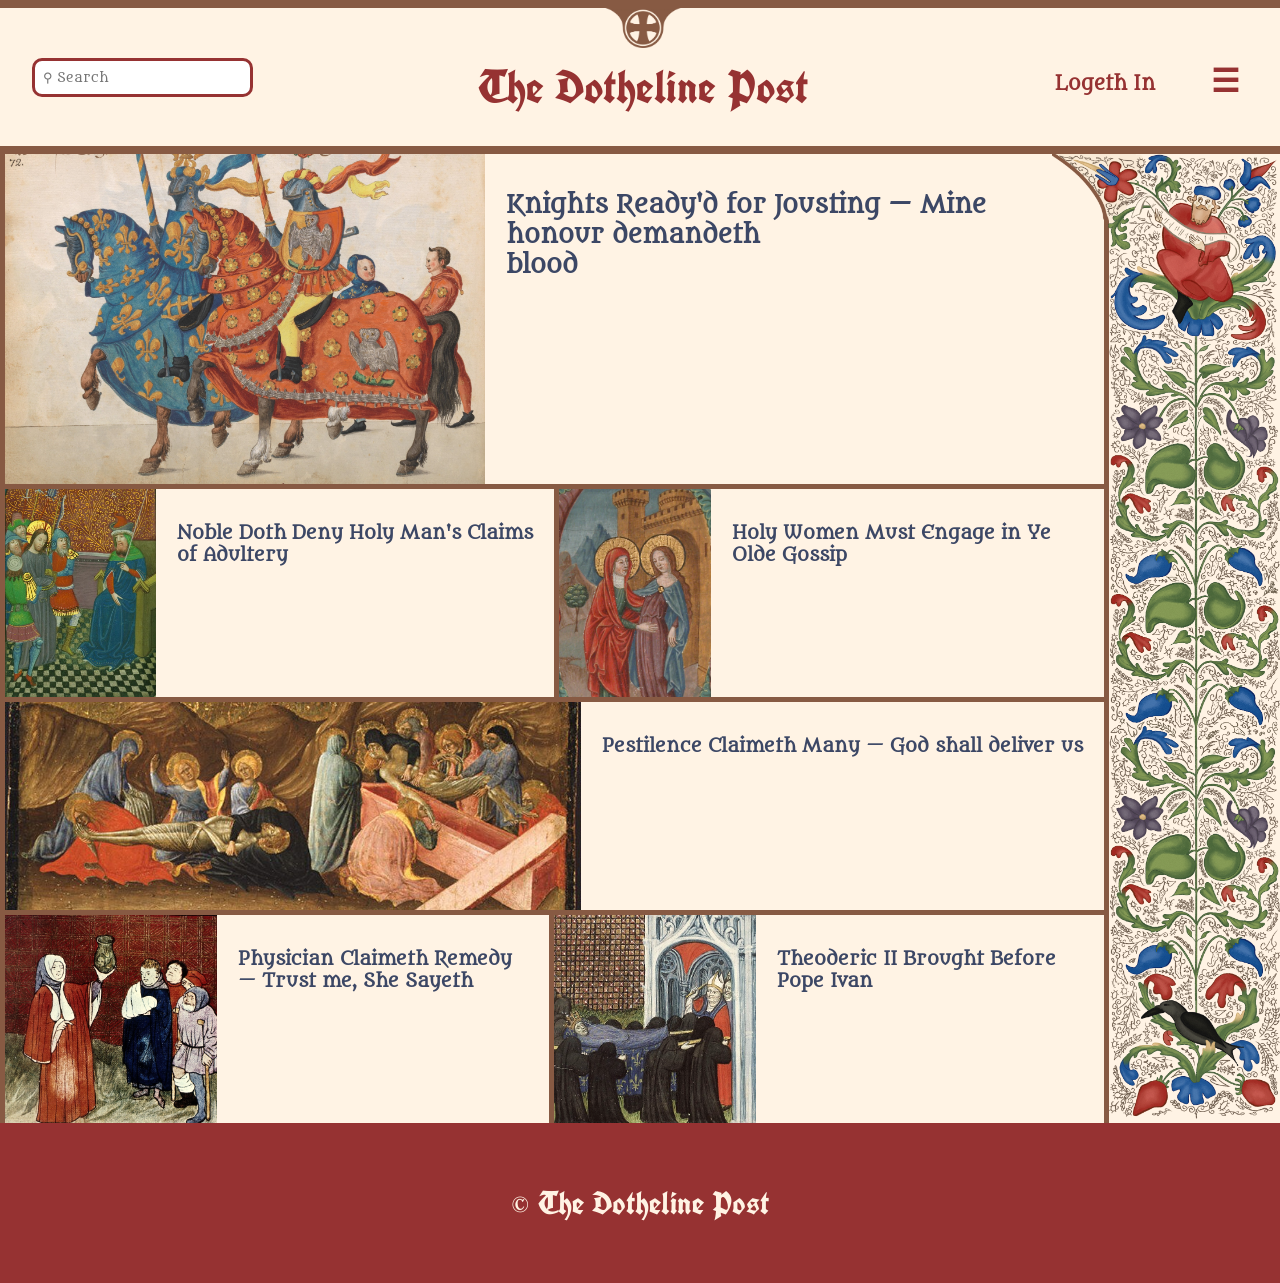
<file: index.html>
<!DOCTYPE html>
<html lang="en">
<head>
  <meta charset="UTF-8">
  <title>The Dotheline Post</title>
  <link rel="stylesheet" href="styles.css">

  <!-- Fonts-->
    <link rel="preconnect" href="https://fonts.googleapis.com">
    <link rel="preconnect" href="https://fonts.gstatic.com" crossorigin>
    <link href="https://fonts.googleapis.com/css2?family=Crimson+Text:ital,wght@0,400;0,600;0,700;1,400;1,600;1,700&family=UnifrakturCook:wght@700&display=swap" rel="stylesheet">

    <link rel="preconnect" href="https://fonts.googleapis.com">
    <link rel="preconnect" href="https://fonts.gstatic.com" crossorigin>
    <link href="https://fonts.googleapis.com/css2?family=Metamorphous&display=swap" rel="stylesheet">
</head>
<body>
  <header>
    <div class="header-grid">
        <div class="cross">
            <img src="images/cross.png">
        </div>
        <section class="main-title">
            <h1><a href="index.html">The Dotheline Post</a></h1>
        </section>
        <div class="login">
            <a id="login-link" href="login/login.html">Logeth In</a>
        </div>
        <div class="hamburger">
            <p>☰</p>
        </div>
        <div class="search-form-grid">
            <form class="search-form">
                <input type="text" placeholder="⚲ Search">
            </form>
        </div>
    </div>
  </header>
  <main> <!--To have easy access to hiding and unhiding the border, I've linked the images in CSS and not in HTML-->
    <div class="manuscript-border-left"></div>
        <div class="manuscript-border-right"></div>
    <div class="article-grid">
        <section class="article-1">
            <a href="article/jousting_article.html" class="article-link">
            <img src="images/image6.jpg" alt="An illustration on parchment of two opposing jousting knights in red and blue, riding side by side on each their horse.">
            <h2>Knights Ready'd for Jousting — Mine honour demandeth <br>blood</h2>
            </a>
        </section>
        <section class="article-2">
            <a href="article/adultery_article.html" class="article-link">
            <img src="images/image8.jpg" alt="A man in shackles with a halo is brought in by three men to face a nobleman sitting in a wooden chair.">
            <h3>Noble Doth Deny Holy Man's Claims of Adultery</h3>
            </a>
        </section>
        <section class="article-3">
            <a href="article/gossip_article.html" class="article-link">
            <img src="images/image9.jpg" alt="Two women with halos standing outside a fortress.">
            <h3>Holy Women Must Engage in Ye Olde Gossip</h3>
            </a>
        </section>
        <section class="article-4">
            <a href="article/pestilence_article.html" class="article-link">
            <img src="images/image2.jpg" alt="A scene of many people, everyone has a halo. They are moving corpses into caskets.">
            <h3>Pestilence Claimeth Many — God shall deliver us</h3>
            </a>
        </section>
        <section class="article-5">
            <a href="article/remedy_article.html" class="article-link">
            <img src="images/image10.jpg" alt="A female physician holding up a vase in front of injured and sick people.">
            <h3>Physician Claimeth Remedy — Trust me, She Sayeth</h3>
            </a>
        </section>
        <section class="article-6">
            <a href="article/theoderic_article.html" class="article-link">
            <img src="images/image11.jpg" alt="Many people in black cloaks are carrying a dead king up to a pope in a cathedral.">
            <h3>Theoderic II Brought Before Pope Ivan</h3>
            </a>
        </section>
    </div>
  </main>
  <footer>
    <div class="footer-grid">
        <div class="copyright">
            <p>© The Dotheline Post</p>
        </div>
    </div>
  </footer>
  <script src="script/main.js" defer></script> <!--Defer to have it load the script after everything else.-->
</body>
</html>
</file>
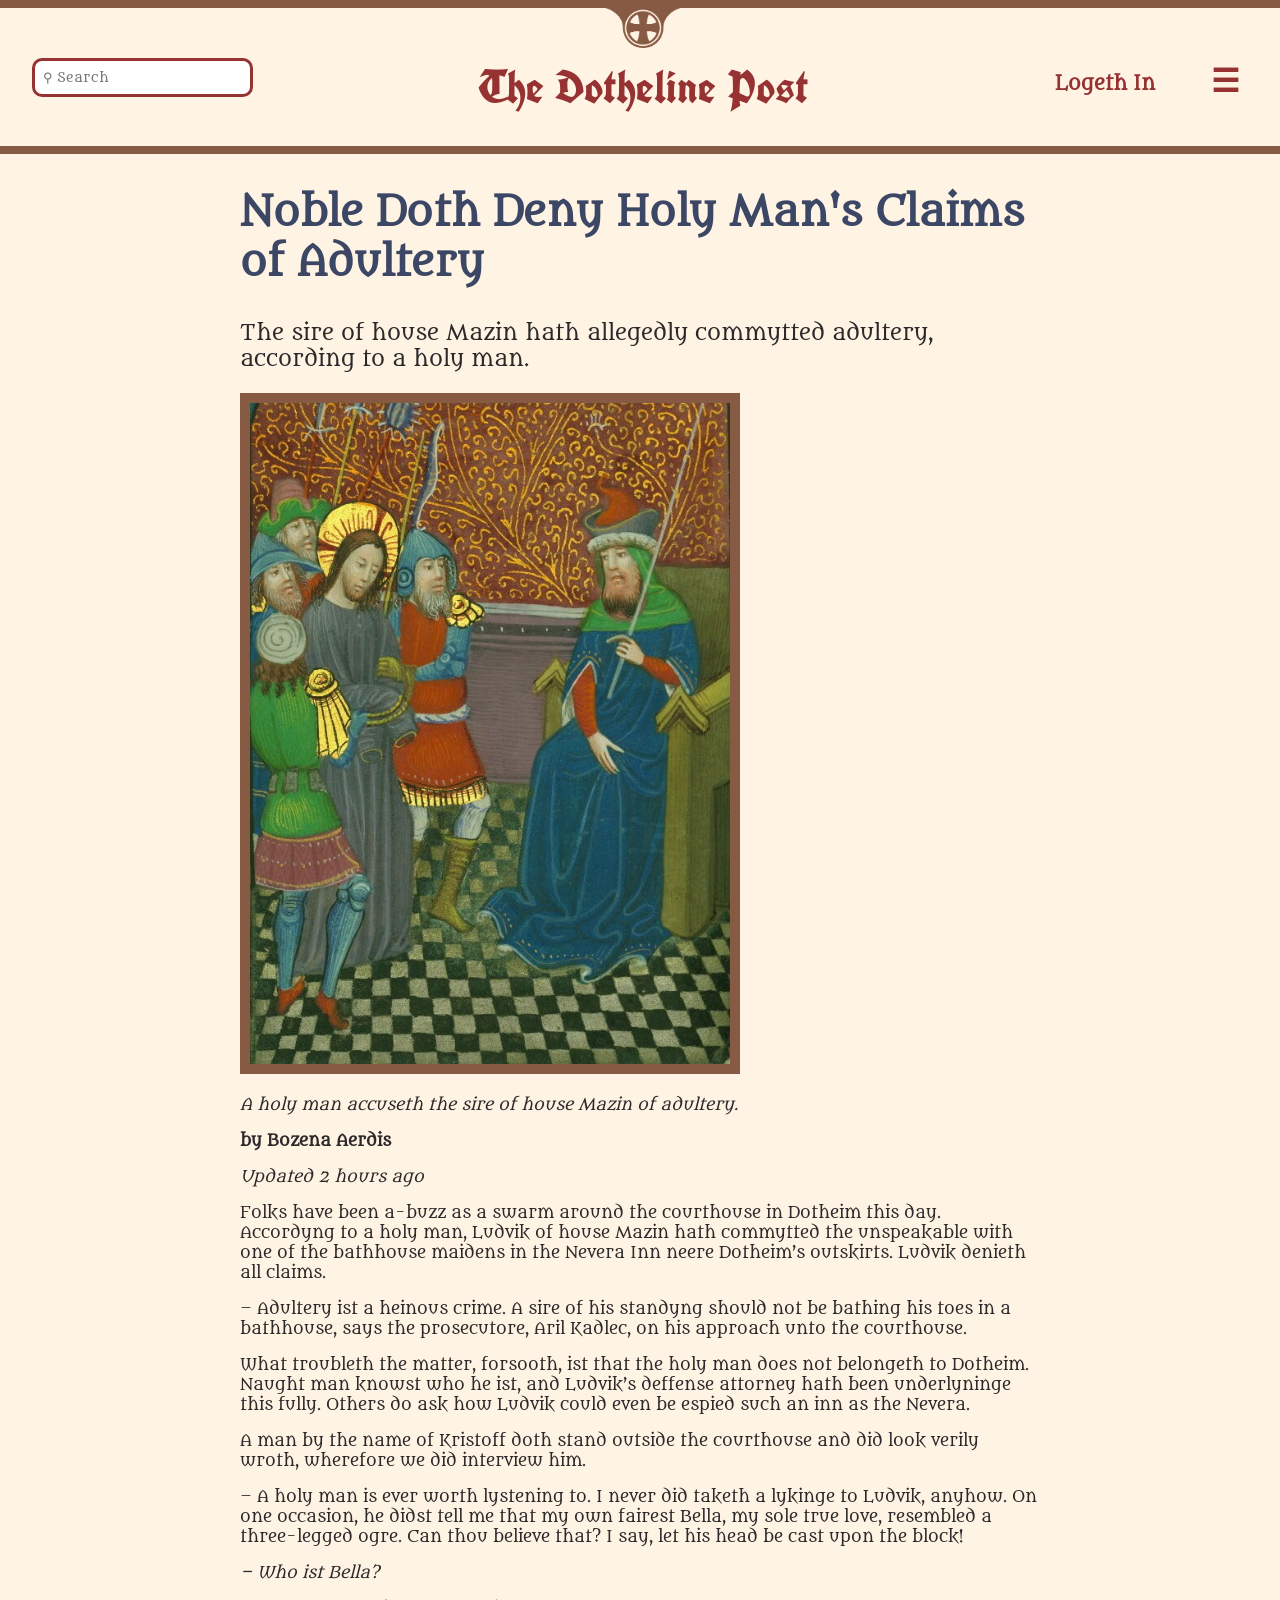
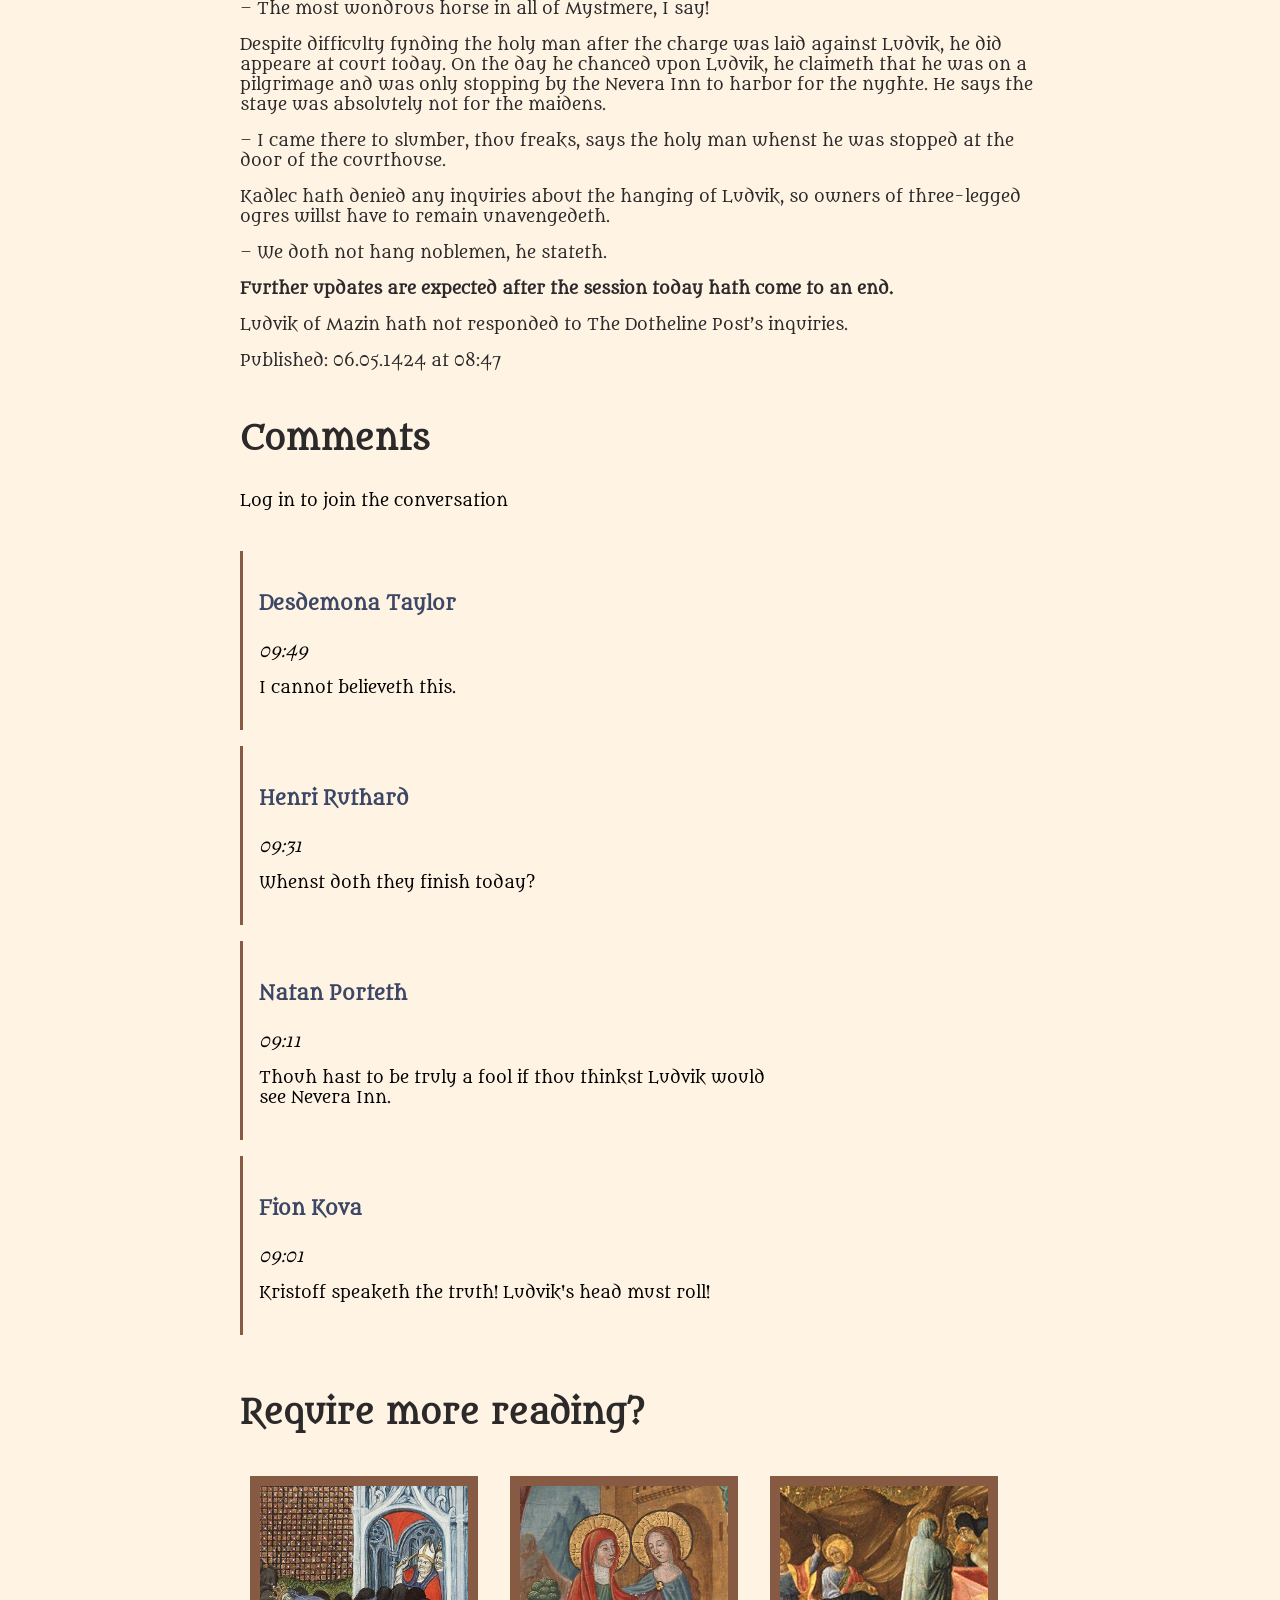
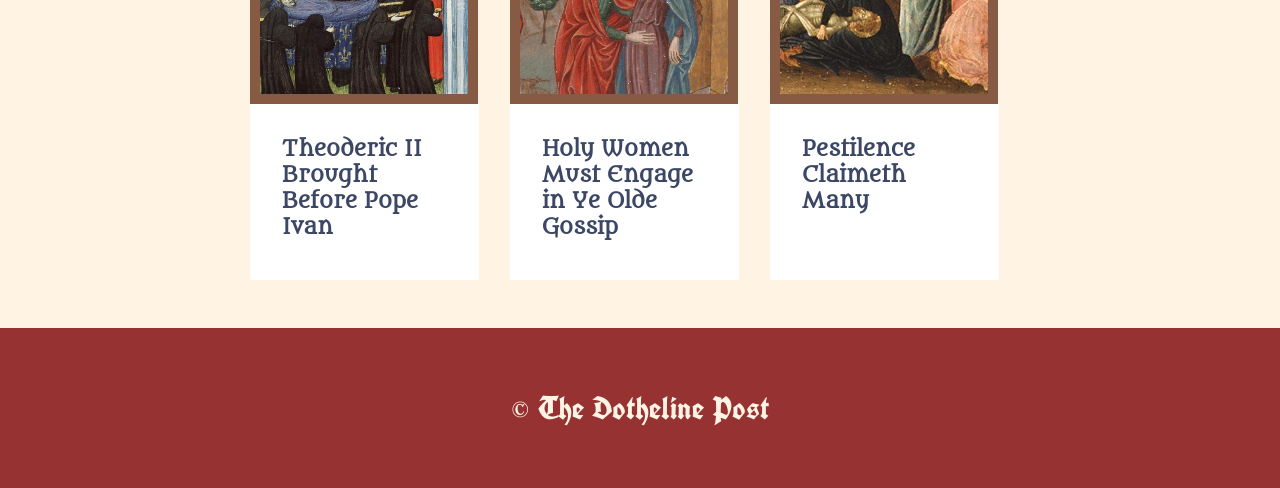
<file: article/adultery_article.html>
<!DOCTYPE html>
<html lang="en">
<head>
  <meta charset="UTF-8">
  <title>Noble Doth Deny Holy Man's Claims of Adultery</title>
  <link rel="stylesheet" href="styles.css">

   <!-- Fonts-->
    <link rel="preconnect" href="https://fonts.googleapis.com">
    <link rel="preconnect" href="https://fonts.gstatic.com" crossorigin>
    <link href="https://fonts.googleapis.com/css2?family=Crimson+Text:ital,wght@0,400;0,600;0,700;1,400;1,600;1,700&family=UnifrakturCook:wght@700&display=swap" rel="stylesheet">

    <link rel="preconnect" href="https://fonts.googleapis.com">
    <link rel="preconnect" href="https://fonts.gstatic.com" crossorigin>
    <link href="https://fonts.googleapis.com/css2?family=Metamorphous&display=swap" rel="stylesheet">


</head>
<body>
  <header>
    <div class="header-grid">
        <div class="cross">
            <img src="../images/cross.png">
        </div>
        <section class="main-title">
            <h1><a href="../index.html">The Dotheline Post</a></h1>
        </section>
        <div class="login">
            <a id="login-link" href="../login/login.html">Logeth In</a>
        </div>
        <div class="hamburger">
            <p>☰</p>
        </div>
        <div class="search-form-grid">
            <form class="search-form">
                <input type="text" placeholder="⚲ Search">
            </form>
        </div>
    </div>
  </header>
    <main>
        <article class="main-article">
            <section>
                <h2>Noble Doth Deny Holy Man's Claims of Adultery</h2>
                <p class="summary">The sire of house Mazin hath allegedly commytted adultery, according to a holy man.</p>
                <div>
                    <img class="article-image" src="../images/image8.jpg" alt="A man in shackles with a halo is brought in by three men to face a nobleman sitting in a wooden chair.">
                    <p><i>A holy man accuseth the sire of house Mazin of adultery.</i></p>
                </div>
                <p><b>by Bozena Aerdis</b></p>
                <p><i>Updated 2 hours ago</i></p>

                <p>Folks have been a-buzz as a swarm around the courthouse 
                    in Dotheim this day. Accordyng to a holy man, Ludvik of 
                    house Mazin hath commytted the unspeakable with one of 
                    the bathhouse maidens in the Nevera Inn neere Dotheim’s 
                    outskirts. Ludvik denieth all claims.</p>

                <p>– Adultery ist a heinous crime. A sire of his standyng 
                    should not be bathing his toes in a bathhouse, says the 
                    prosecutore, Aril Kadlec, on his approach unto the courthouse.</p>

                <p>What troubleth the matter, forsooth, ist that the holy man does 
                    not belongeth to Dotheim. Naught man knowst who he ist, and 
                    Ludvik’s deffense attorney hath been underlyninge this fully. 
                    Others do ask how Ludvik could even be espied such an inn as 
                    the Nevera. </p>

                <p>A man by the name of Kristoff doth stand outside the courthouse 
                    and did look verily wroth, wherefore we did interview him.</p>

                <p>– A holy man is ever worth lystening to. I never did taketh a 
                    lykinge to Ludvik, anyhow. On one occasion, he didst tell me that 
                    my own fairest Bella, my sole true love, resembled a three-legged 
                    ogre. Can thou believe that? I say, let his head be cast upon 
                    the block!</p>

                <p><i>– Who ist Bella?</i></p>

                <p>– The most wondrous horse in all of Mystmere, I say!</p>

                <p>Despite difficulty fynding the holy man after the charge was 
                    laid against Ludvik, he did appeare at court today. On the 
                    day he chanced upon Ludvik, he claimeth that he was on a 
                    pilgrimage and was only stopping by the Nevera Inn to harbor 
                    for the nyghte. He says the staye was absolutely not for the 
                    maidens. </p>

                <p>– I came there to slumber, thou freaks, says the holy 
                    man whenst he was stopped at the door of the courthouse.</p>

                <p>Kadlec hath denied any inquiries about the hanging of Ludvik, 
                    so owners of three-legged ogres willst have to remain unavengedeth.</p>

                <p>– We doth not hang noblemen, he stateth.</p>

                <p><b>Further updates are expected after the session today hath come to an end.</b></p>

                <p>Ludvik of Mazin hath not responded to The Dotheline Post’s inquiries.</p>

                <p>Published: 06.05.1424 at 08:47</p>
            </section>
        </article>
        <h3>Comments</h3>
        <div>
            <p class="login-to-join" id="login-to-comment">Log in to join the conversation</p>
            <form class="user-comment-input" id="comment-form" hidden>
                <input class="comment-input" id="comment-input" type="text" placeholder="Enter a comment">
                <button type="submit">Post Comment</button>
                <p id="comment-error"></p>
            </form>
        </div>
        <div class="comment-flexbox" id="comment-list">
            <article class="comment">
                <h4>Desdemona Taylor</h4>
                <p><i>09:49</i></p>
                <p>I cannot believeth this.</p>
            </article>
            <article class="comment">
                <h4>Henri Ruthard</h4>
                <p><i>09:31</i></p>
                <p>Whenst doth they finish today?</p>
            </article>
            <article class="comment">
                <h4>Natan Porteth</h4>
                <p><i>09:11</i></p>
                <p>Thouh hast to be truly a fool if thou thinkst Ludvik would see Nevera Inn.</p>
            </article>
            <article class="comment">
                <h4>Fion Kova</h4>
                <p><i>09:01</i></p>
                <p>Kristoff speaketh the truth! Ludvik's head must roll!</p>
            </article>
        </div>
        <h4 class="other-to-read-title">Require more reading?</h4>
        <div class="other-to-read">
            <div class="other-grid">
                <section class="article-1">
                    <a href="../article/theoderic_article.html" class="article-link">
                    <img src="../images/image11.jpg" alt="Many people in black cloaks are carrying a dead king up to a pope in a cathedral.">
                    <h5>Theoderic II Brought Before Pope Ivan</h5>
                    </a>
                </section>
                <section class="article-2">
                    <a href="../article/gossip_article.html" class="article-link">
                    <img src="../images/image9.jpg" alt="Two women with halos standing outside a fortress.">
                    <h5>Holy Women Must Engage in Ye Olde Gossip</h5>
                    </a>
                </section>
                <section class="article-3">
                    <a href="../article/pestilence_article.html" class="article-link">
                    <img src="../images/image2.jpg" alt="A scene of many people, everyone has a halo. They are moving corpses into caskets.">
                    <h5>Pestilence Claimeth Many</h5>
                    </a>
                </section>
            </div>
        </div>
    </main>
  <footer>
    <div class="footer-grid">
        <div class="copyright">
            <p>© The Dotheline Post</p>
        </div>
    </div>
  </footer>
  <script src="../script/main.js" defer></script>
</body>
</html>
</file>
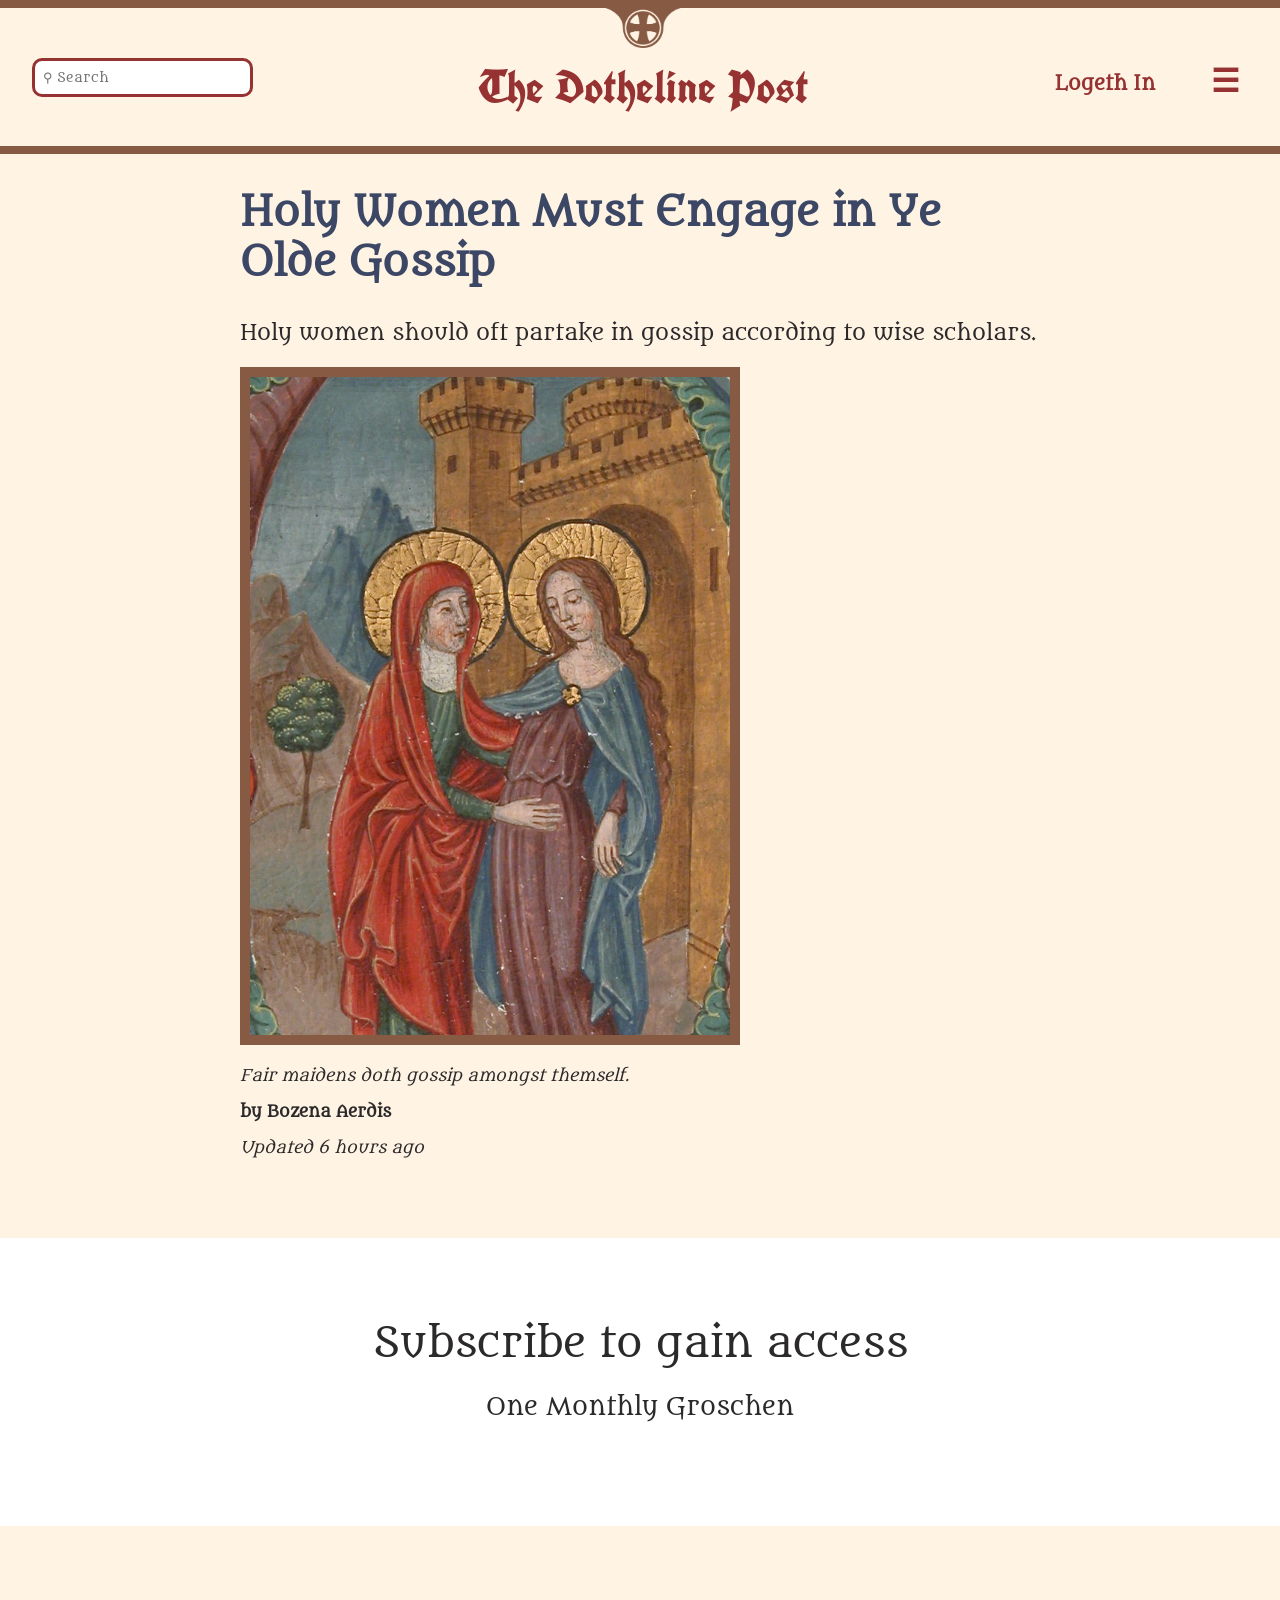
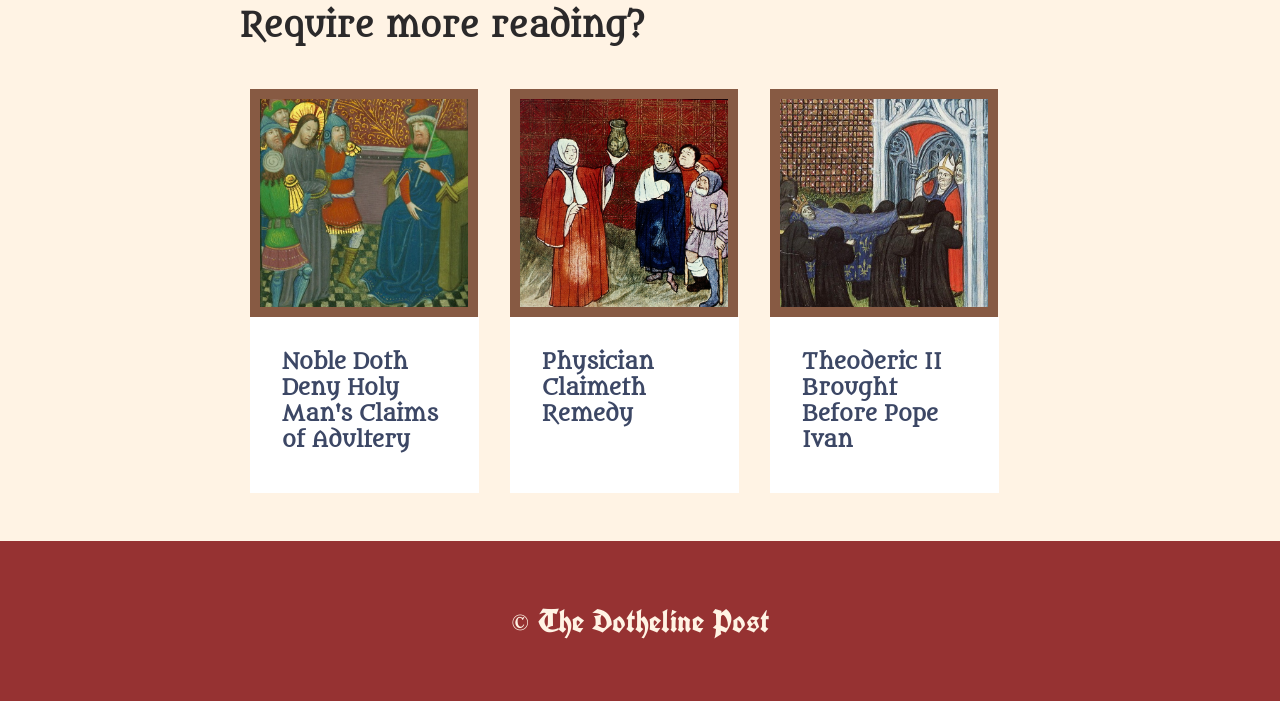
<file: article/gossip_article.html>
<!DOCTYPE html>
<html lang="en">
<head>
  <meta charset="UTF-8">
  <title>Holy Women Must Engage in Ye Olde Gossip</title>
  <link rel="stylesheet" href="styles.css">

   <!-- Fonts-->
    <link rel="preconnect" href="https://fonts.googleapis.com">
    <link rel="preconnect" href="https://fonts.gstatic.com" crossorigin>
    <link href="https://fonts.googleapis.com/css2?family=Crimson+Text:ital,wght@0,400;0,600;0,700;1,400;1,600;1,700&family=UnifrakturCook:wght@700&display=swap" rel="stylesheet">

    <link rel="preconnect" href="https://fonts.googleapis.com">
    <link rel="preconnect" href="https://fonts.gstatic.com" crossorigin>
    <link href="https://fonts.googleapis.com/css2?family=Metamorphous&display=swap" rel="stylesheet">


</head>
<body>
  <header>
    <div class="header-grid">
        <div class="cross">
            <img src="../images/cross.png">
        </div>
        <section class="main-title">
            <h1><a href="../index.html">The Dotheline Post</a></h1>
        </section>
        <div class="login">
            <a id="login-link" href="../login/login.html">Logeth In</a>
        </div>
        <div class="hamburger">
            <p>☰</p>
        </div>
        <div class="search-form-grid">
            <form class="search-form">
                <input type="text" placeholder="⚲ Search">
            </form>
        </div>
    </div>
  </header>
    <main>
        <article class="main-article">
            <section>
                <h2>Holy Women Must Engage in Ye Olde Gossip</h2>
                <p class="summary">Holy women should oft partake in gossip
                    according to wise scholars.</p>
                <div>
                    <img class="article-image" src="../images/image9.jpg"alt="Two women with halos standing outside a fortress.">
                    <p><i>Fair maidens doth gossip amongst themself.</i></p>
                </div>
                <p><b>by Bozena Aerdis</b></p>
                <p><i>Updated 6 hours ago</i></p>
            </section>
        </article>
        <section class="paywall">
            <h3>Subscribe to gain access</h3>
            <p>One Monthly Groschen</p>
        </section>
        <h4 class="other-to-read-title">Require more reading?</h4>
        <div class="other-to-read">
            <div class="other-grid">
                <section class="article-1">
                    <a href="../article/adultery_article.html" class="article-link">
                    <img src="../images/image8.jpg" alt="A man in shackles with a halo is brought in by three men to face a nobleman sitting in a wooden chair.">
                    <h5>Noble Doth Deny Holy Man's Claims of Adultery</h5>
                    </a>
                </section>
                <section class="article-2">
                    <a href="../article/remedy_article.html" class="article-link">
                    <img src="../images/image10.jpg" alt="A female physician holding up a vase in front of injured and sick people.">
                    <h5>Physician Claimeth Remedy</h5>
                    </a>
                </section>
                <section class="article-3">
                    <a href="../article/theoderic_article.html" class="article-link">
                    <img src="../images/image11.jpg" alt="Many people in black cloaks are carrying a dead king up to a pope in a cathedral.">
                    <h5>Theoderic II Brought Before Pope Ivan</h5>
                    </a>
                </section>
            </div>
        </div>
    </main>
  <footer>
    <div class="footer-grid">
        <div class="copyright">
            <p>© The Dotheline Post</p>
        </div>
    </div>
  </footer>
  <script src="../script/main.js" defer></script>
</body>
</html>
</file>
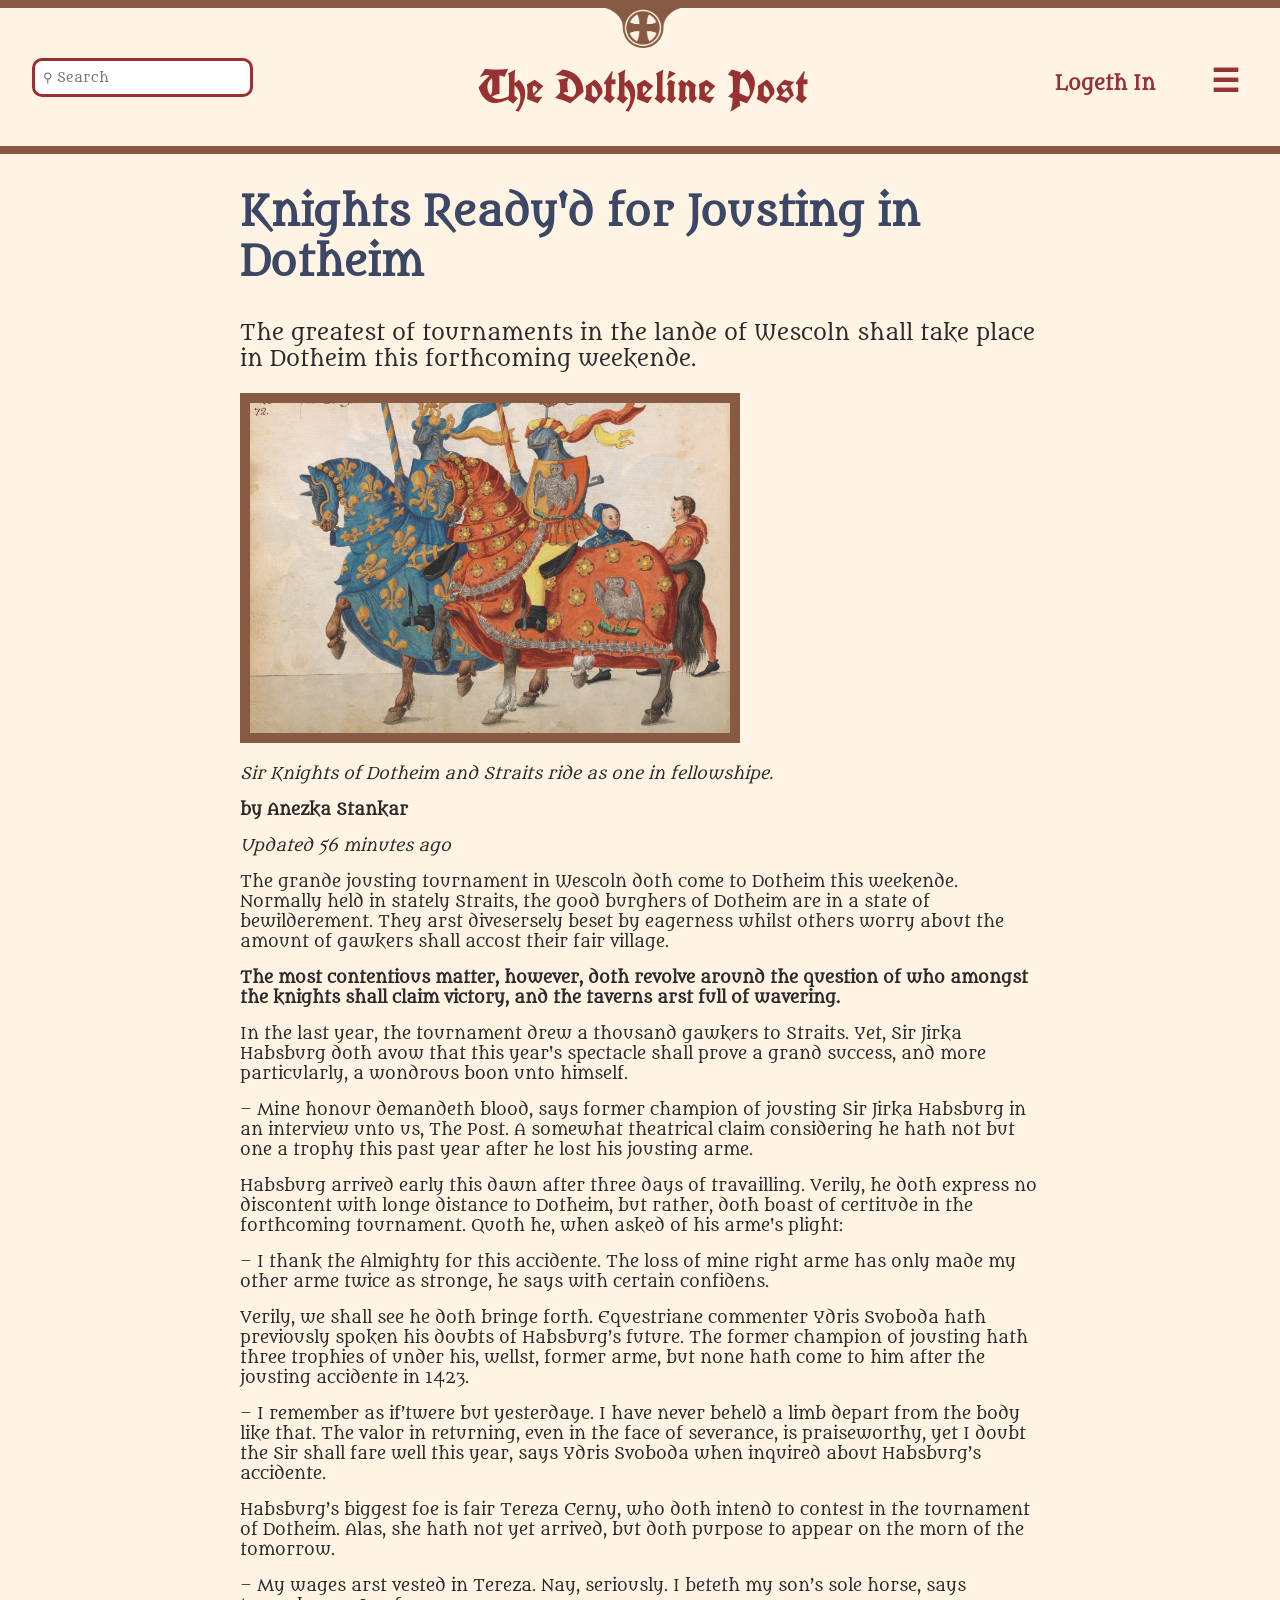
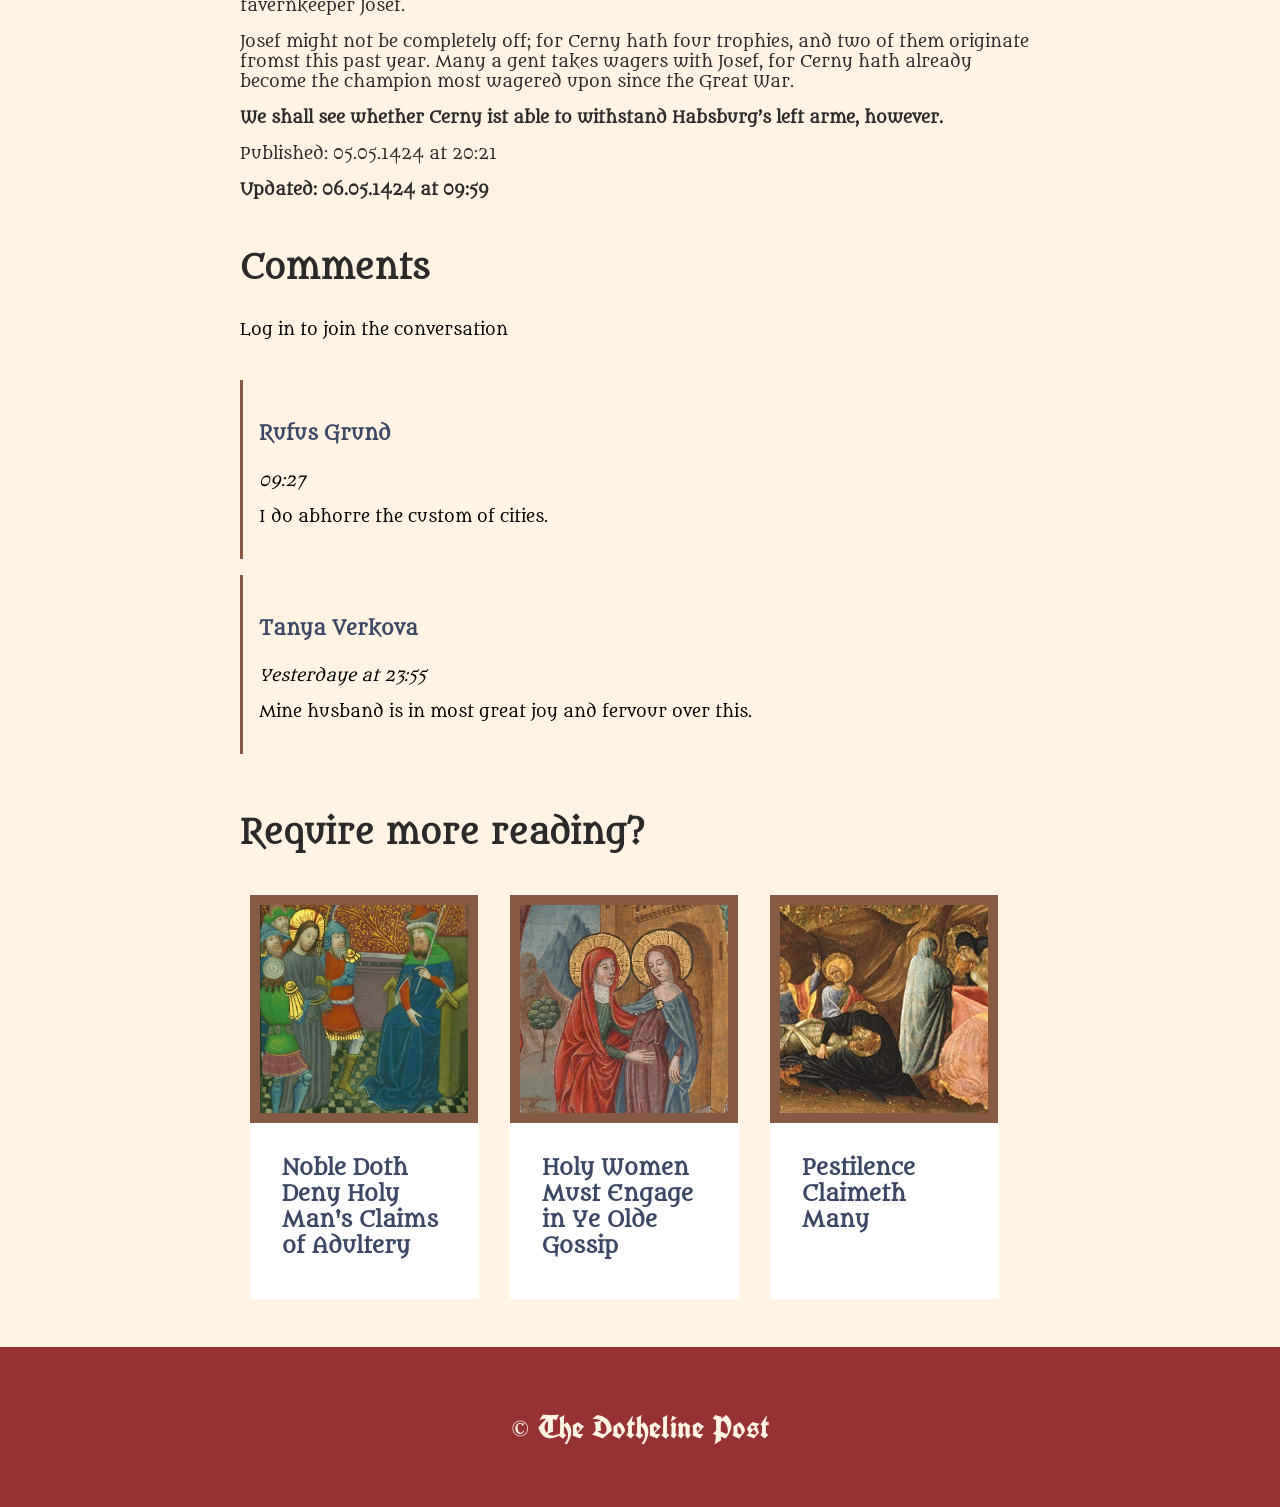
<file: article/jousting_article.html>
<!DOCTYPE html>
<html lang="en">
<head>
  <meta charset="UTF-8">
  <title>Knights Ready'd for Jousting in Dotheim</title>
  <link rel="stylesheet" href="styles.css">

   <!-- Fonts-->
    <link rel="preconnect" href="https://fonts.googleapis.com">
    <link rel="preconnect" href="https://fonts.gstatic.com" crossorigin>
    <link href="https://fonts.googleapis.com/css2?family=Crimson+Text:ital,wght@0,400;0,600;0,700;1,400;1,600;1,700&family=UnifrakturCook:wght@700&display=swap" rel="stylesheet">

    <link rel="preconnect" href="https://fonts.googleapis.com">
    <link rel="preconnect" href="https://fonts.gstatic.com" crossorigin>
    <link href="https://fonts.googleapis.com/css2?family=Metamorphous&display=swap" rel="stylesheet">


</head>
<body>
  <header>
    <div class="header-grid">
        <div class="cross">
            <img src="../images/cross.png">
        </div>
        <section class="main-title">
            <h1><a href="../index.html">The Dotheline Post</a></h1>
        </section>
        <div class="login">
            <a id="login-link" href="../login/login.html">Logeth In</a>
        </div>
        <div class="hamburger">
            <p>☰</p>
        </div>
        <div class="search-form-grid">
            <form class="search-form">
                <input type="text" placeholder="⚲ Search">
            </form>
        </div>
    </div>
  </header>
    <main>
        <article class="main-article">
            <section>
                <h2>Knights Ready'd for Jousting in Dotheim</h2>
                <p class="summary">The greatest of tournaments in the lande of Wescoln shall take place in Dotheim this forthcoming weekende.</p>
                <div>
                    <img class="article-image" src="../images/image6.jpg" alt="An illustration on parchment of two opposing jousting knights in red and blue, riding side by side on each their horse.">
                    <p><i>Sir Knights of Dotheim and Straits ride as one in fellowshipe.</i></p>
                </div>
                <p><b>by Anezka Stankar</b></p>
                <p><i>Updated 56 minutes ago</i></p>

                <p>The grande jousting tournament in Wescoln doth come to Dotheim
                    this weekende. Normally held in stately Straits, the good
                    burghers of Dotheim are in a state of bewilderement.
                    They arst divesersely beset by eagerness whilst
                    others worry about the amount of gawkers shall accost 
                    their fair village.</p>


                <p><b>The most contentious matter, however, doth revolve 
                    around the question of who amongst the knights shall 
                    claim victory, and the taverns arst full of wavering.</b></p>

                <p>In the last year, the tournament drew a thousand 
                    gawkers to Straits. Yet, Sir Jirka Habsburg doth 
                    avow that this year's spectacle shall prove a 
                    grand success, and more particularly, a 
                    wondrous boon unto himself.</p>

                <p>– Mine honour demandeth blood, says former champion 
                    of jousting Sir Jirka Habsburg in an interview unto 
                    us, The Post. A somewhat theatrical claim considering 
                    he hath not but one a trophy this past year after 
                    he lost his jousting arme.</p>

                <p>Habsburg arrived early this dawn after three days of 
                    travailling. Verily, he doth express no discontent 
                    with longe distance to Dotheim, but rather, doth boast 
                    of certitude in the forthcoming tournament. Quoth he, 
                    when asked of his arme's plight:</p>

                <p>–  I thank the Almighty for this accidente. The loss 
                    of mine right arme has only made my other arme twice 
                    as stronge, he says with certain confidens. </p>

                <p>Verily, we shall see he doth bringe forth. Equestriane 
                    commenter Ydris Svoboda hath previously spoken his 
                    doubts of Habsburg’s future. The former champion of 
                    jousting hath three trophies of under his, wellst, 
                    former arme, but none hath come to him after the 
                    jousting accidente in 1423. </p>

                <p>–  I remember as if’twere but yesterdaye. I have 
                    never beheld a limb depart from the body like that. 
                    The valor in returning, even in the face of severance, 
                    is praiseworthy, yet I doubt the Sir shall fare 
                    well this year, says Ydris Svoboda when inquired 
                    about Habsburg’s accidente. </p>

                <p>Habsburg’s biggest foe is fair Tereza Cerny, 
                    who doth intend to contest in the tournament 
                    of Dotheim. Alas, she hath not yet arrived, 
                    but doth purpose to appear on the morn of the 
                    tomorrow.</p>

                <p>– My wages arst vested in Tereza. Nay, 
                    seriously. I beteth my son’s sole horse, 
                    says tavernkeeper Josef. </p>

                <p>Josef might not be completely off; for 
                    Cerny hath four trophies, and two of them 
                    originate fromst this past year. Many a gent 
                    takes wagers with Josef, for Cerny hath already 
                    become the champion most wagered upon since 
                    the Great War.</p>

                <p><b>We shall see whether Cerny ist able to 
                    withstand Habsburg’s left arme, however.</b></p>

                <p>Published: 05.05.1424 at 20:21</p>
                <p><b>Updated: 06.05.1424 at 09:59</b></p>
            </section>
        </article>
        <h3>Comments</h3>
        <div>
            <p class="login-to-join" id="login-to-comment">Log in to join the conversation</p>
            <form class="user-comment-input" id="comment-form" hidden>
                <input class="comment-input" id="comment-input" type="text" placeholder="Enter a comment">
                <button type="submit">Post Comment</button>
                <p id="comment-error"></p>
            </form>
        </div>
        <div class="comment-flexbox" id="comment-list">
            <article class="comment">
                <h4>Rufus Grund</h4>
                <p><i>09:27</i></p>
                <p>I do abhorre the custom of cities.</p>
                </article>
            <article class="comment">
                <h4>Tanya Verkova</h4>
                <p><i>Yesterdaye at 23:55</i></p>
                <p>Mine husband is in most great joy and fervour over this.</p>
            </article>
        </div>
        <h4 class="other-to-read-title">Require more reading?</h4>
        <div class="other-to-read">
            <div class="other-grid">
                <section class="article-1">
                    <a href="../article/adultery_article.html" class="article-link">
                    <img src="../images/image8.jpg" alt="A man in shackles with a halo is brought in by three men to face a nobleman sitting in a wooden chair.">
                    <h5>Noble Doth Deny Holy Man's Claims of Adultery</h5>
                    </a>
                </section>
                <section class="article-2">
                    <a href="../article/gossip_article.html" class="article-link">
                    <img src="../images/image9.jpg" alt="Two women with halos standing outside a fortress.">
                    <h5>Holy Women Must Engage in Ye Olde Gossip</h5>
                    </a>
                </section>
                <section class="article-3">
                    <a href="../article/pestilence_article.html" class="article-link">
                    <img src="../images/image2.jpg" alt="A scene of many people, everyone has a halo. They are moving corpses into caskets.">
                    <h5>Pestilence Claimeth Many</h5>
                    </a>
                </section>
            </div>
        </div>
    </main>
  <footer>
    <div class="footer-grid">
        <div class="copyright">
            <p>© The Dotheline Post</p>
        </div>
    </div>
  </footer>
  <script src="../script/main.js" defer></script>
</body>
</html>
</file>
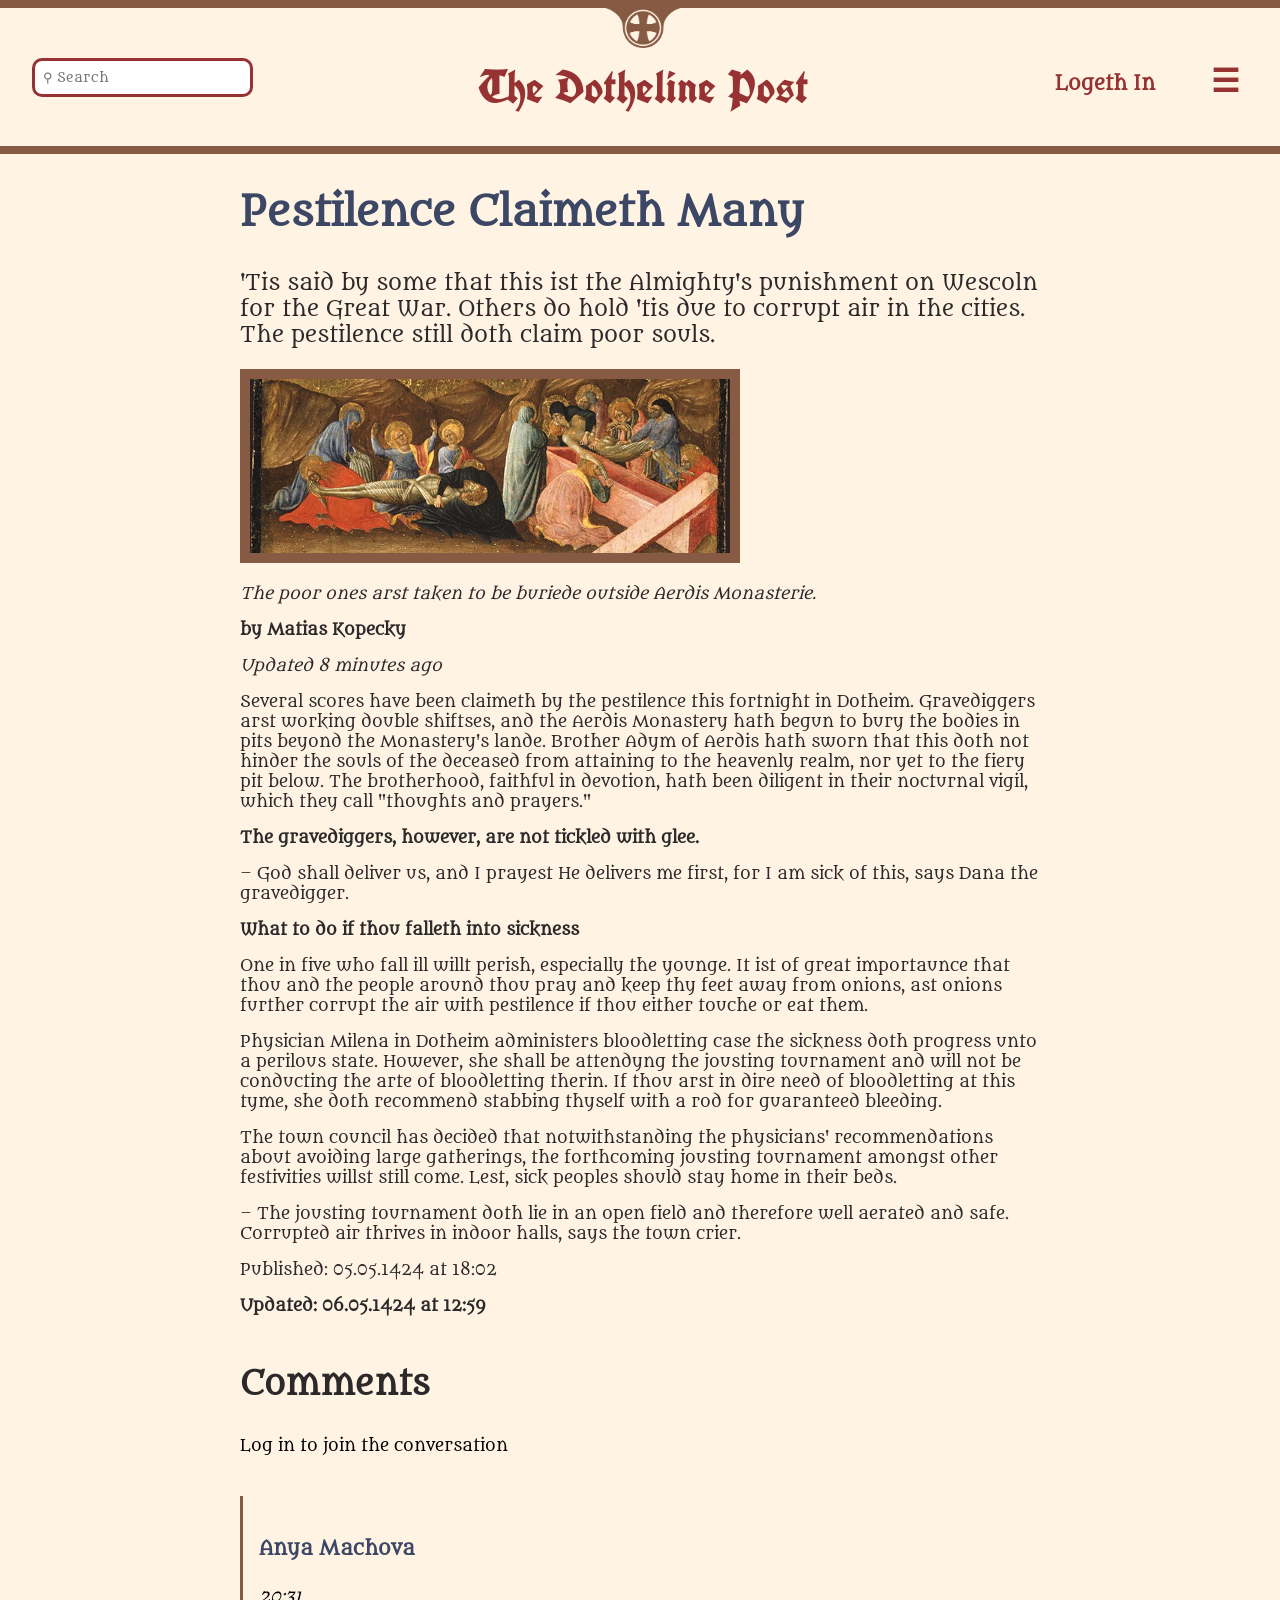
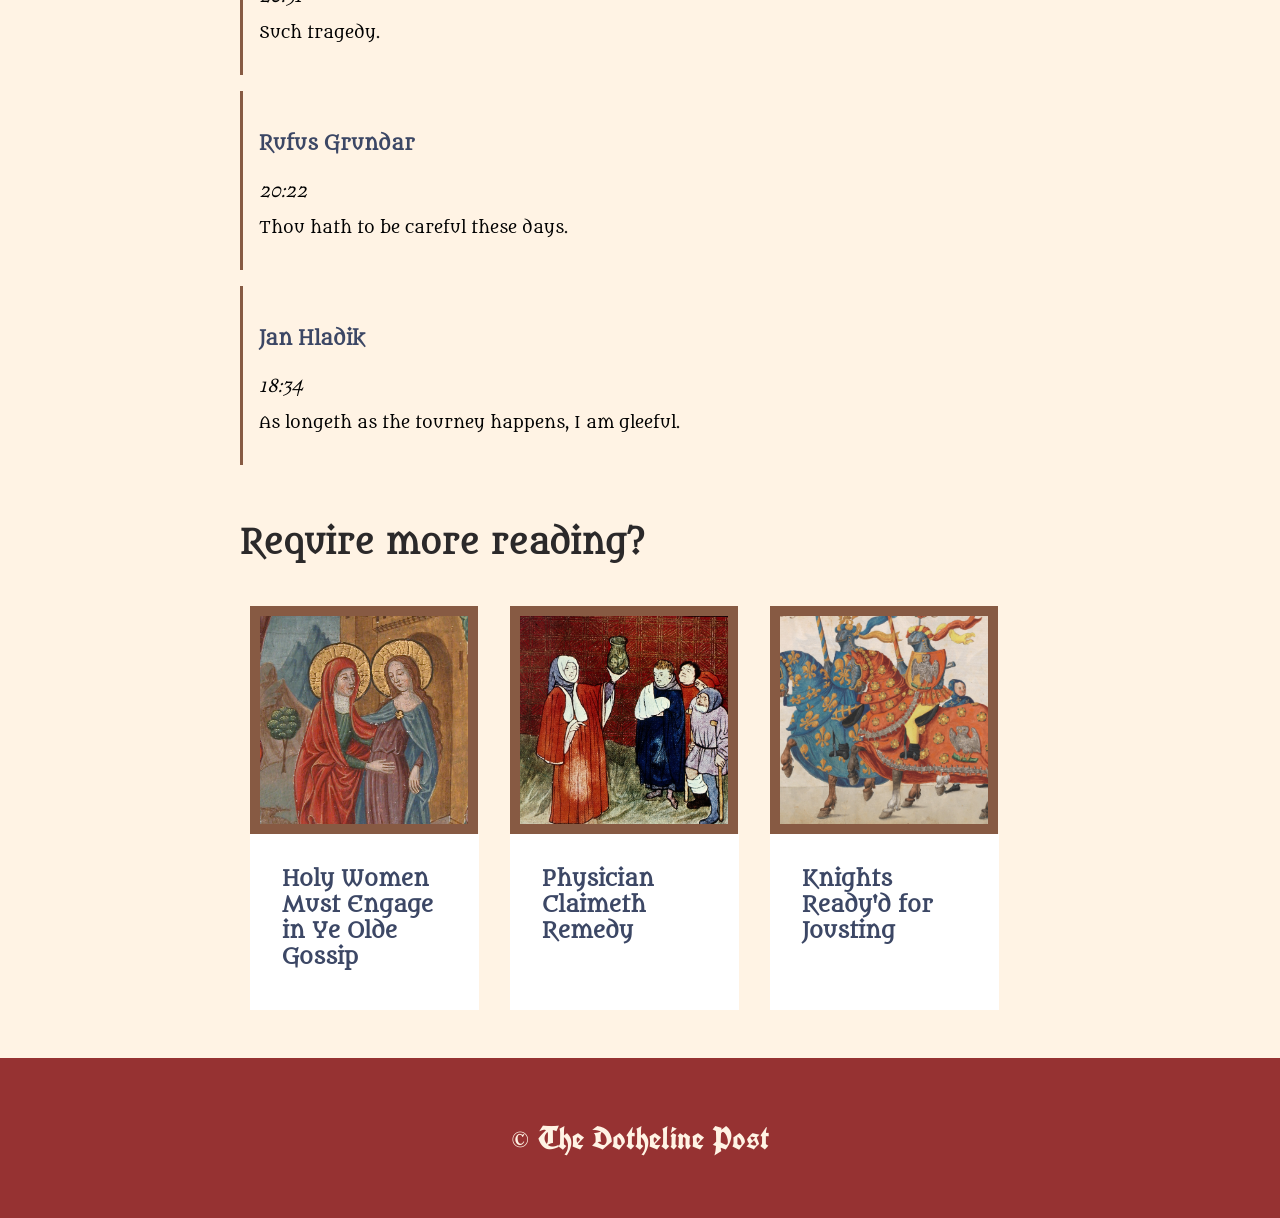
<file: article/pestilence_article.html>
<!DOCTYPE html>
<html lang="en">
<head>
  <meta charset="UTF-8">
  <title>Pestilence Claimeth Many</title>
  <link rel="stylesheet" href="styles.css">

   <!-- Fonts-->
    <link rel="preconnect" href="https://fonts.googleapis.com">
    <link rel="preconnect" href="https://fonts.gstatic.com" crossorigin>
    <link href="https://fonts.googleapis.com/css2?family=Crimson+Text:ital,wght@0,400;0,600;0,700;1,400;1,600;1,700&family=UnifrakturCook:wght@700&display=swap" rel="stylesheet">

    <link rel="preconnect" href="https://fonts.googleapis.com">
    <link rel="preconnect" href="https://fonts.gstatic.com" crossorigin>
    <link href="https://fonts.googleapis.com/css2?family=Metamorphous&display=swap" rel="stylesheet">


</head>
<body>
  <header>
    <div class="header-grid">
        <div class="cross">
            <img src="../images/cross.png">
        </div>
        <section class="main-title">
            <h1><a href="../index.html">The Dotheline Post</a></h1>
        </section>
        <div class="login">
            <a id="login-link" href="../login/login.html">Logeth In</a>
        </div>
        <div class="hamburger">
            <p>☰</p>
        </div>
        <div class="search-form-grid">
            <form class="search-form">
                <input type="text" placeholder="⚲ Search">
            </form>
        </div>
    </div>
  </header>
    <main>
        <article class="main-article">
            <section>
                <h2>Pestilence Claimeth Many</h2>
                <p class="summary">'Tis said by some that this ist the Almighty's 
                    punishment on Wescoln for the Great War. Others do hold 'tis 
                    due to corrupt air in the cities. The pestilence still doth 
                    claim poor souls.</p>
                <div>
                    <img class="article-image" src="../images/image2.jpg" alt="A scene of many people, everyone has a halo. They are moving corpses into caskets.">
                    <p><i>The poor ones arst taken to be buriede outside Aerdis Monasterie.</i></p>
                </div>
                <p><b>by Matias Kopecky</b></p>
                <p><i>Updated 8 minutes ago</i></p>

                <p>Several scores have been claimeth by the pestilence 
                    this fortnight in Dotheim. Gravediggers arst working 
                    double shiftses, and the Aerdis Monastery hath begun 
                    to bury the bodies in pits beyond the Monastery's 
                    lande. Brother Adym of Aerdis hath sworn that this 
                    doth not hinder the souls of the deceased from 
                    attaining to the heavenly realm, nor yet to the 
                    fiery pit below. The brotherhood, faithful in devotion, 
                    hath been diligent in their nocturnal vigil, which 
                    they call "thoughts and prayers."</p>

                <p><b>The gravediggers, however, are not tickled with glee.</b></p>
                    
                <p>– God shall deliver us, and I prayest He delivers me first, 
                    for I am sick of this, says Dana the gravedigger.</p>

                <p><b>What to do if thou falleth into sickness</b></p>

                <p>One in five who fall ill willt perish, especially 
                    the younge. It ist of great importaunce that thou 
                    and the people around thou pray and keep thy feet 
                    away from onions, ast onions further corrupt the 
                    air with pestilence if thou either touche or eat them.</p>

                <p>Physician Milena in Dotheim administers bloodletting case 
                    the sickness doth progress unto a perilous state. 
                    However, she shall be attendyng the jousting tournament 
                    and will not be conducting the arte of bloodletting therin. 
                    If thou arst in dire need of bloodletting at this tyme, 
                    she doth recommend stabbing thyself with a rod for 
                    guaranteed bleeding.</p>

                <p>The town council has decided that notwithstanding the 
                    physicians' recommendations about avoiding large 
                    gatherings, the forthcoming jousting tournament 
                    amongst other festivities willst still come. Lest, 
                    sick peoples should stay home in their beds.</p>

                <p>– The jousting tournament doth lie in an open 
                    field and therefore well aerated and safe. Corrupted 
                    air thrives in indoor halls, says the town crier.</p>

                <p>Published: 05.05.1424 at 18:02</p>
                <p><b>Updated: 06.05.1424 at 12:59</b></p>
            </section>
        </article>
        <h3>Comments</h3>
        <div>
            <p class="login-to-join" id="login-to-comment">Log in to join the conversation</p>
            <form class="user-comment-input" id="comment-form" hidden>
                <input class="comment-input" id="comment-input" type="text" placeholder="Enter a comment">
                <button type="submit">Post Comment</button>
                <p id="comment-error"></p>
            </form>
        </div>
        <div class="comment-flexbox" id="comment-list">
            <article class="comment">
                <h4>Anya Machova</h4>
                <p><i>20:31</i></p>
                <p>Such tragedy.</p>
            </article>
            <article class="comment">
                <h4>Rufus Grundar</h4>
                <p><i>20:22</i></p>
                <p>Thou hath to be careful these days.</p>
            </article>
            <article class="comment">
                <h4>Jan Hladik</h4>
                <p><i>18:34</i></p>
                <p>As longeth as the tourney happens, I am gleeful.</p>
            </article>
        </div>
        <h4 class="other-to-read-title">Require more reading?</h4>
        <div class="other-to-read">
            <div class="other-grid">
                <section class="article-1">
                    <a href="../article/gossip_article.html" class="article-link">
                    <img src="../images/image9.jpg" alt="Two women with halos standing outside a fortress.">
                    <h5>Holy Women Must Engage in Ye Olde Gossip</h5>
                    </a>
                </section>
                <section class="article-2">
                    <a href="../article/remedy_article.html" class="article-link">
                    <img src="../images/image10.jpg" alt="A scene of many people, everyone has a halo. They are moving corpses into caskets.">
                    <h5>Physician Claimeth Remedy</h5>
                    </a>
                </section>
                <section class="article-3">
                    <a href="../article/jousting_article.html" class="article-link">
                    <img src="../images/image6.jpg" alt="An illustration on parchment of two opposing jousting knights in red and blue, riding side by side on each their horse.">
                    <h5>Knights Ready'd for Jousting</h5>
                    </a>
                </section>
            </div>
        </div>
    </main>
  <footer>
    <div class="footer-grid">
        <div class="copyright">
            <p>© The Dotheline Post</p>
        </div>
    </div>
  </footer>
  <script src="../script/main.js" defer></script>
</body>
</html>
</file>
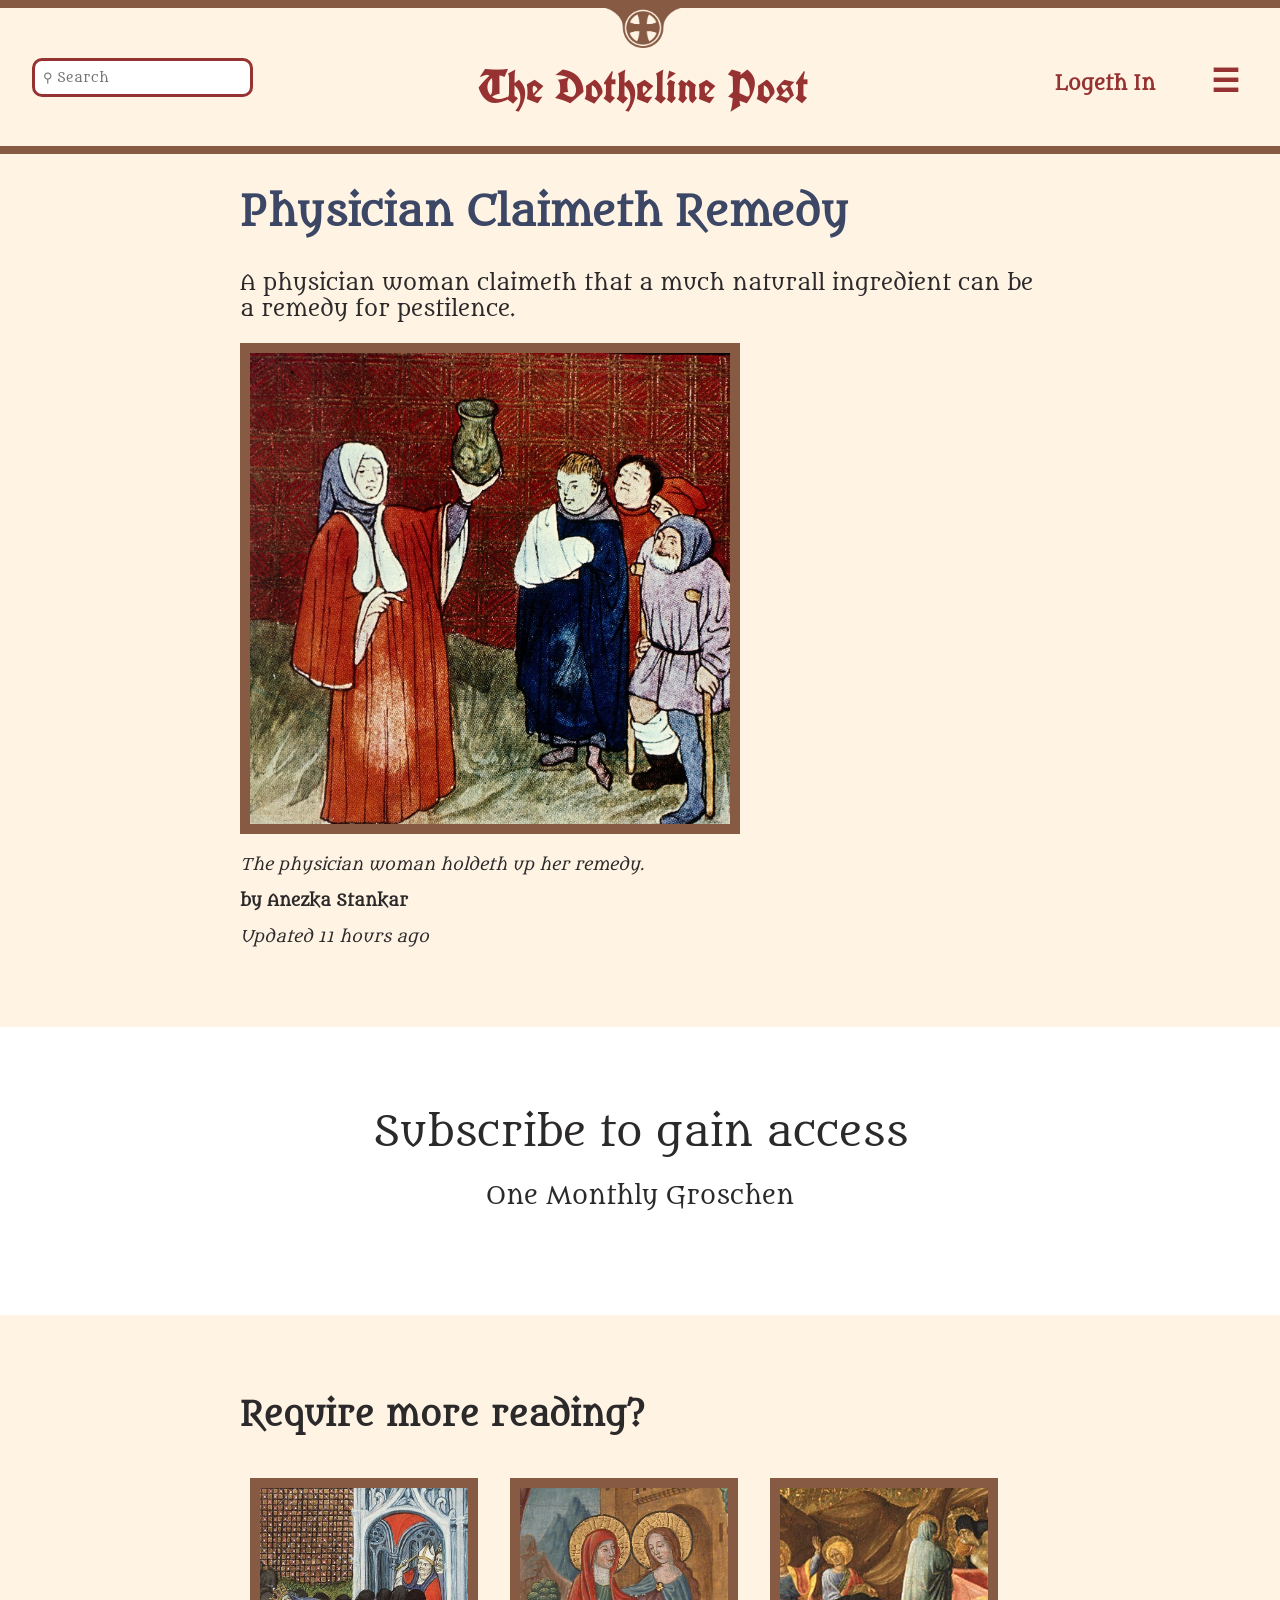
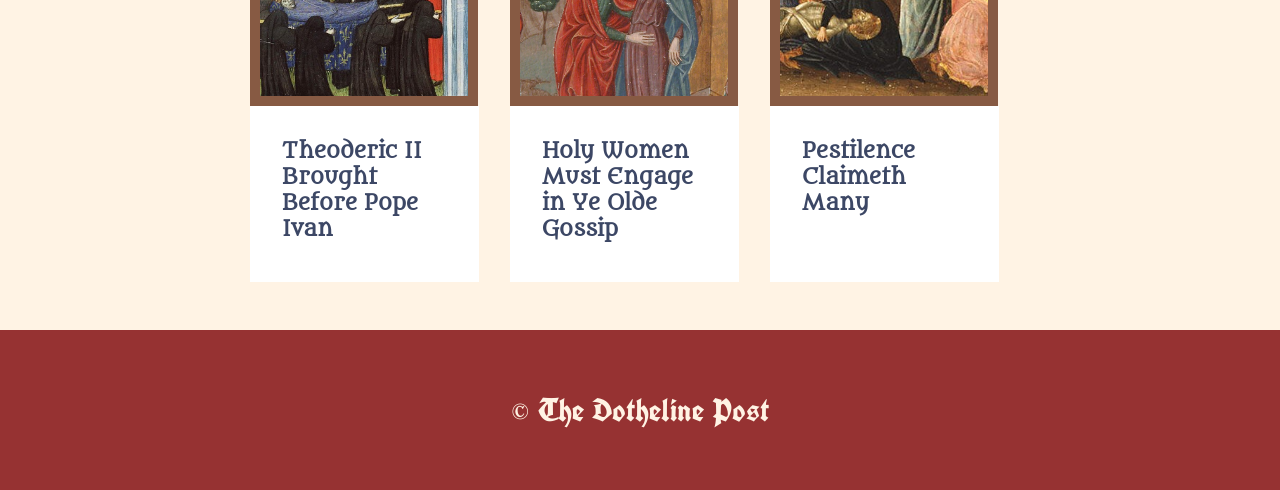
<file: article/remedy_article.html>
<!DOCTYPE html>
<html lang="en">
<head>
  <meta charset="UTF-8">
  <title>Physician Claimeth Remedy</title>
  <link rel="stylesheet" href="styles.css">

   <!-- Fonts-->
    <link rel="preconnect" href="https://fonts.googleapis.com">
    <link rel="preconnect" href="https://fonts.gstatic.com" crossorigin>
    <link href="https://fonts.googleapis.com/css2?family=Crimson+Text:ital,wght@0,400;0,600;0,700;1,400;1,600;1,700&family=UnifrakturCook:wght@700&display=swap" rel="stylesheet">

    <link rel="preconnect" href="https://fonts.googleapis.com">
    <link rel="preconnect" href="https://fonts.gstatic.com" crossorigin>
    <link href="https://fonts.googleapis.com/css2?family=Metamorphous&display=swap" rel="stylesheet">


</head>
<body>
  <header>
    <div class="header-grid">
        <div class="cross">
            <img src="../images/cross.png">
        </div>
        <section class="main-title">
            <h1><a href="../index.html">The Dotheline Post</a></h1>
        </section>
        <div class="login">
            <a id="login-link" href="../login/login.html">Logeth In</a>
        </div>
        <div class="hamburger">
            <p>☰</p>
        </div>
        <div class="search-form-grid">
            <form class="search-form">
                <input type="text" placeholder="⚲ Search">
            </form>
        </div>
    </div>
  </header>
    <main>
        <article class="main-article">
            <section>
                <h2>Physician Claimeth Remedy</h2>
                <p class="summary">A physician woman claimeth that a much
                     naturall ingredient can be a remedy for pestilence.</p>
                <div>
                    <img class="article-image" src="../images/image10.jpg" alt="A female physician holding up a vase in front of injured and sick people.">
                    <p><i>The physician woman holdeth up her remedy.</i></p>
                </div>
                <p><b>by Anezka Stankar</b></p>
                <p><i>Updated 11 hours ago</i></p>
            </section>
        </article>
        <section class="paywall">
            <h3>Subscribe to gain access</h3>
            <p>One Monthly Groschen</p>
        </section>
        <h4 class="other-to-read-title">Require more reading?</h4>
        <div class="other-to-read">
            <div class="other-grid">
                <section class="article-1">
                    <a href="../article/theoderic_article.html" class="article-link">
                    <img src="../images/image11.jpg" alt="Many people in black cloaks are carrying a dead king up to a pope in a cathedral.">
                    <h5>Theoderic II Brought Before Pope Ivan</h5>
                    </a>
                </section>
                <section class="article-2">
                    <a href="../article/gossip_article.html" class="article-link">
                    <img src="../images/image9.jpg" alt="Two women with halos standing outside a fortress.">
                    <h5>Holy Women Must Engage in Ye Olde Gossip</h5>
                    </a>
                </section>
                <section class="article-3">
                    <a href="../article/pestilence_article.html" class="article-link">
                    <img src="../images/image2.jpg" alt="A scene of many people, everyone has a halo. They are moving corpses into caskets.">
                    <h5>Pestilence Claimeth Many</h5>
                    </a>
                </section>
            </div>
        </div>
    </main>
  <footer>
    <div class="footer-grid">
        <div class="copyright">
            <p>© The Dotheline Post</p>
        </div>
    </div>
  </footer>
  <script src="../script/main.js" defer></script>
</body>
</html>
</file>
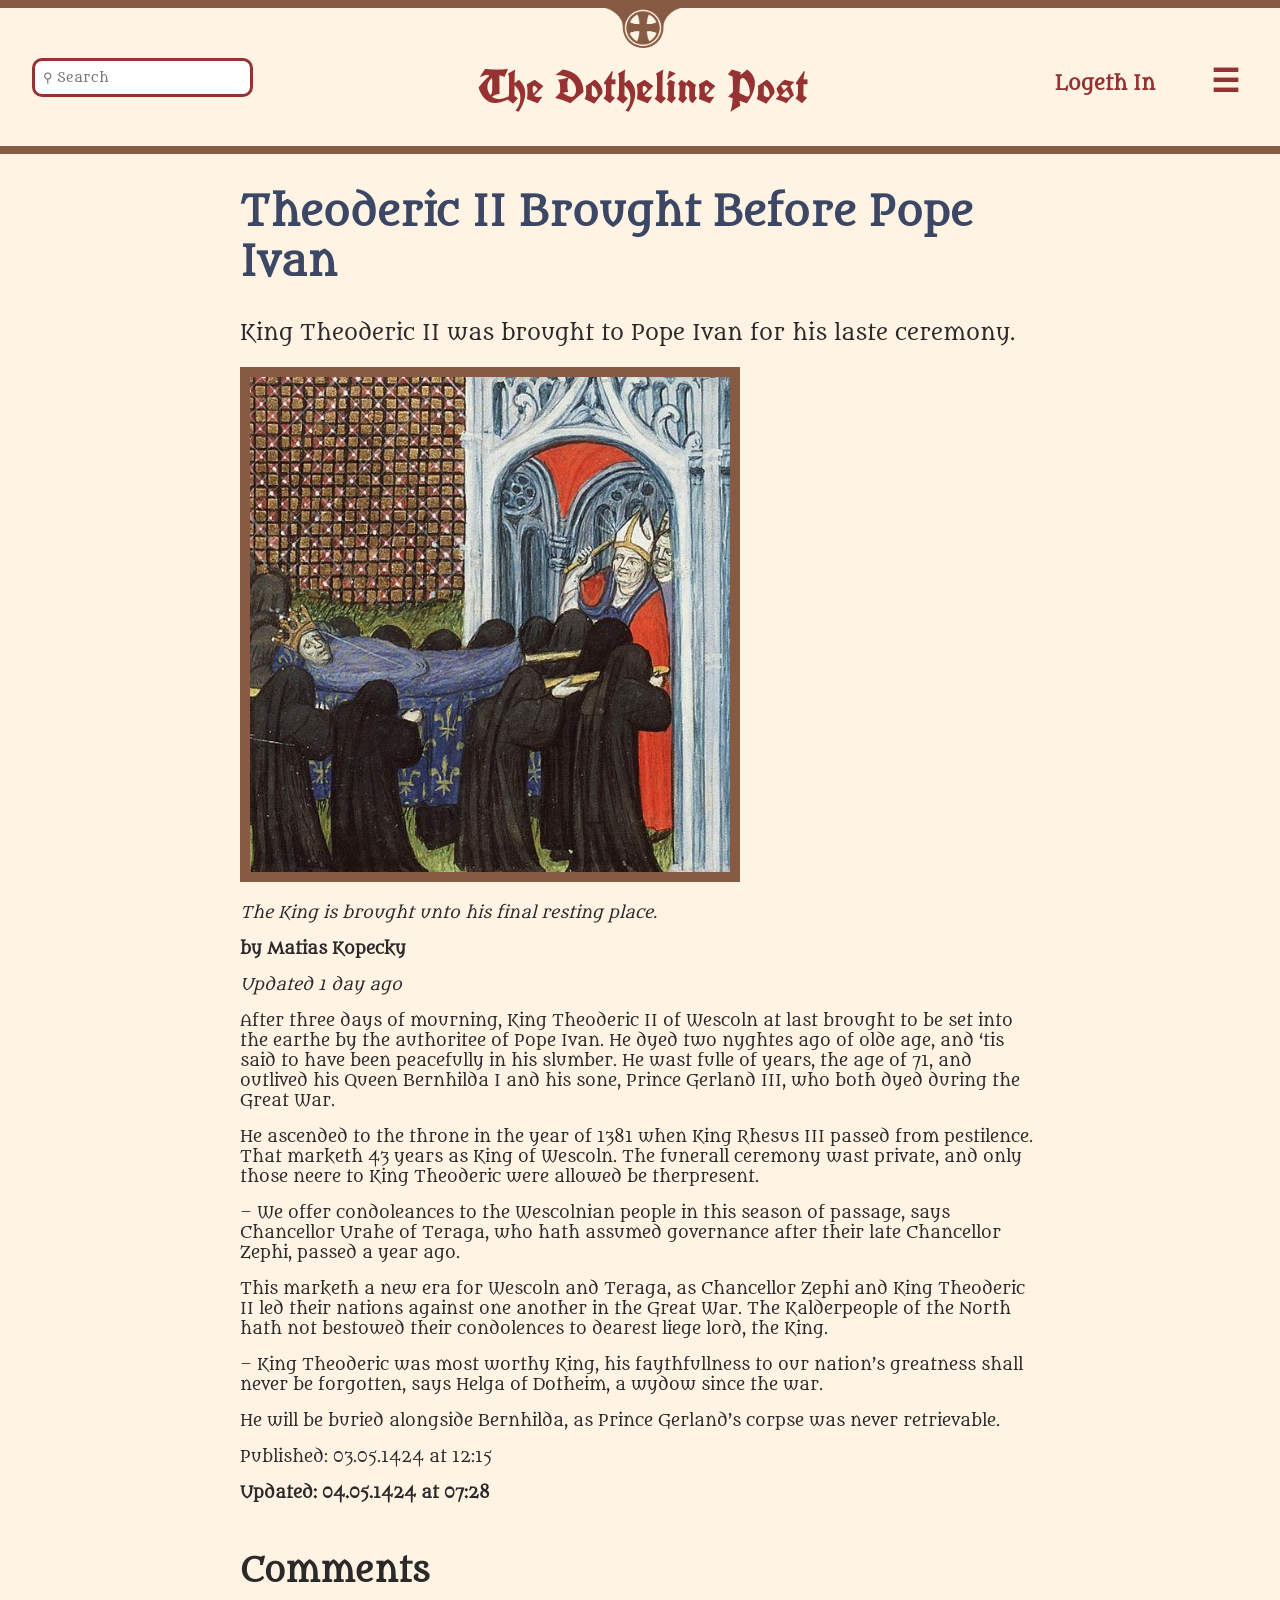
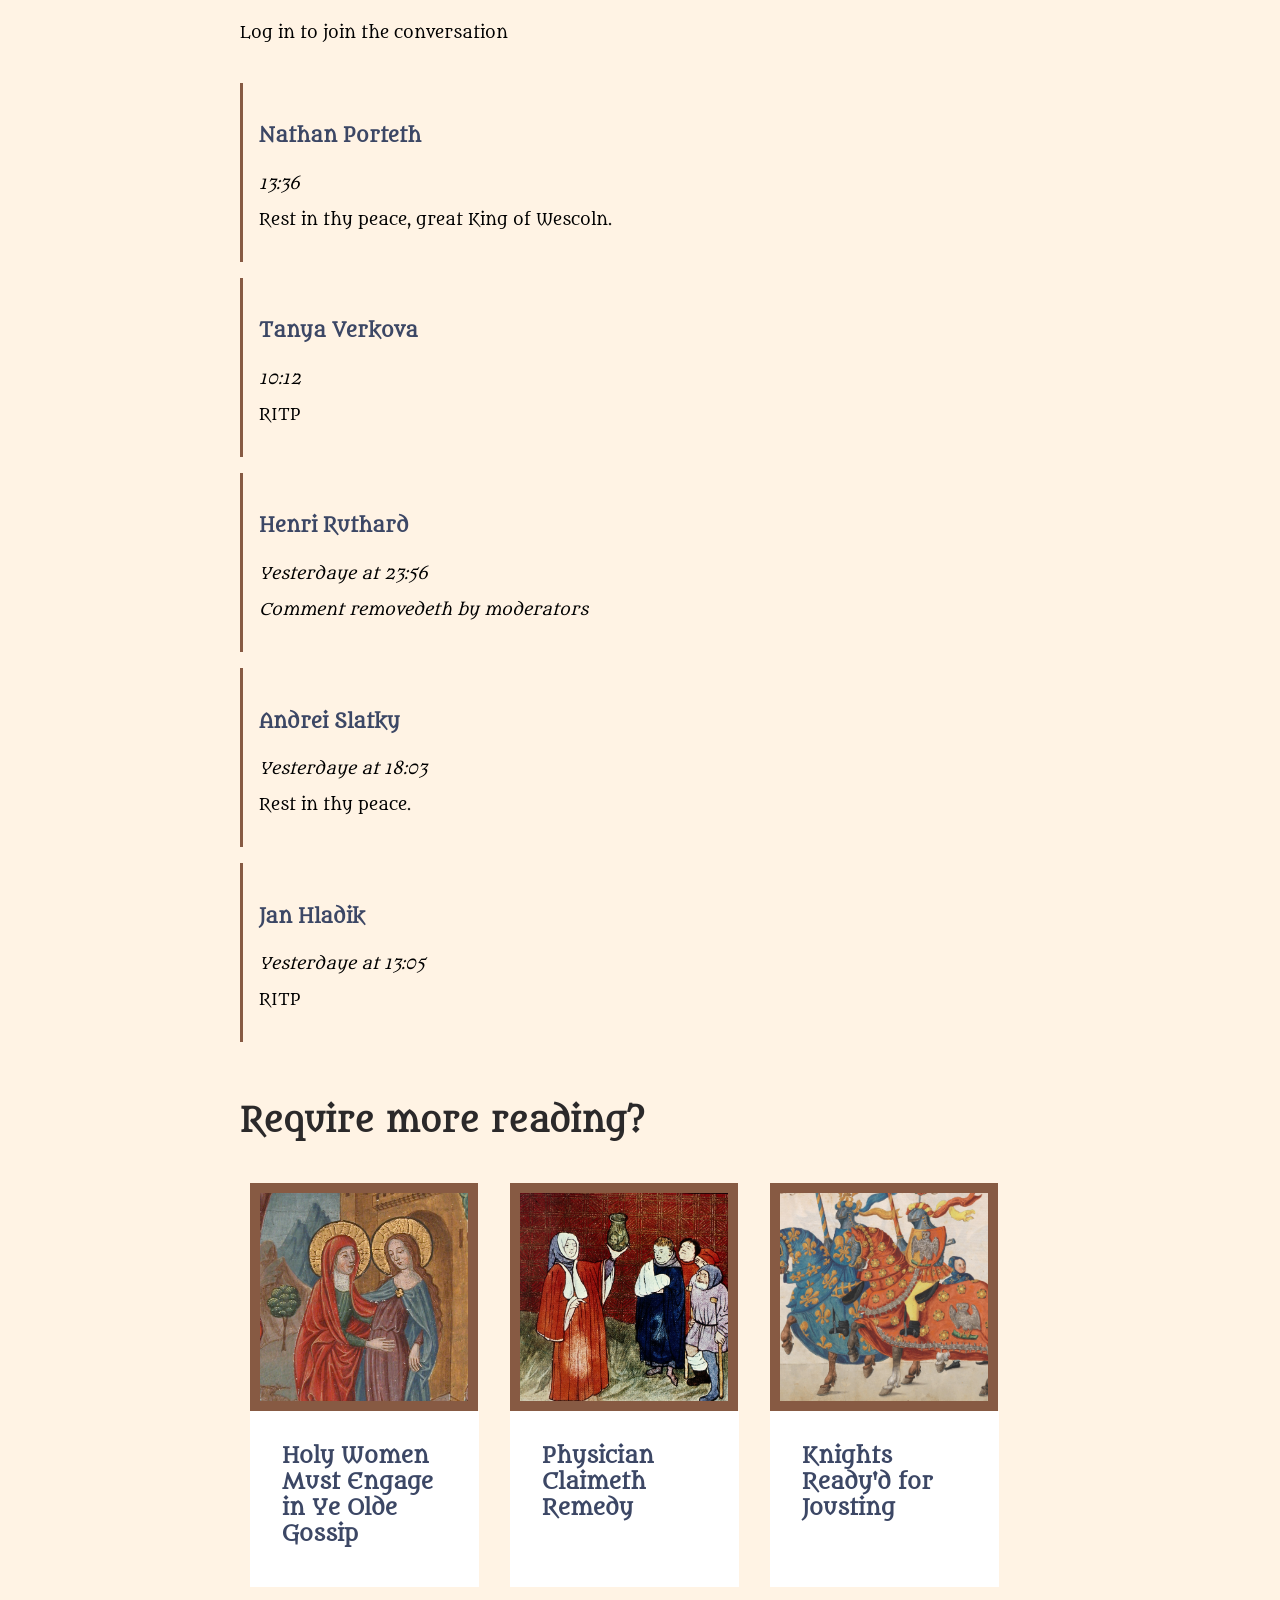
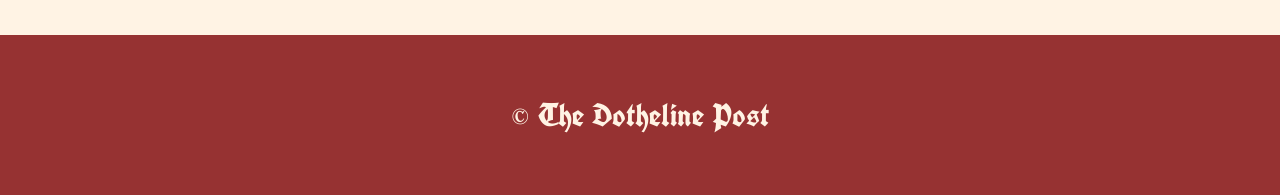
<file: article/theoderic_article.html>
<!DOCTYPE html>
<html lang="en">
<head>
  <meta charset="UTF-8">
  <title>Theoderic II Brought Before Pope Ivan</title>
  <link rel="stylesheet" href="styles.css">

   <!-- Fonts-->
    <link rel="preconnect" href="https://fonts.googleapis.com">
    <link rel="preconnect" href="https://fonts.gstatic.com" crossorigin>
    <link href="https://fonts.googleapis.com/css2?family=Crimson+Text:ital,wght@0,400;0,600;0,700;1,400;1,600;1,700&family=UnifrakturCook:wght@700&display=swap" rel="stylesheet">

    <link rel="preconnect" href="https://fonts.googleapis.com">
    <link rel="preconnect" href="https://fonts.gstatic.com" crossorigin>
    <link href="https://fonts.googleapis.com/css2?family=Metamorphous&display=swap" rel="stylesheet">


</head>
<body>
  <header>
    <div class="header-grid">
        <div class="cross">
            <img src="../images/cross.png">
        </div>
        <section class="main-title">
            <h1><a href="../index.html">The Dotheline Post</a></h1>
        </section>
        <div class="login">
            <a id="login-link" href="../login/login.html">Logeth In</a>
        </div>
        <div class="hamburger">
            <p>☰</p>
        </div>
        <div class="search-form-grid">
            <form class="search-form">
                <input type="text" placeholder="⚲ Search">
            </form>
        </div>
    </div>
  </header>
    <main>
        <article class="main-article">
            <section>
                <h2>Theoderic II Brought Before Pope Ivan</h2>
                <p class="summary">King Theoderic II was brought to Pope Ivan for his laste ceremony.</p>
                <div>
                    <img class="article-image" src="../images/image11.jpg" alt="Many people in black cloaks are carrying a dead king up to a pope in a cathedral.">
                    <p><i>The King is brought unto his final resting place.</i></p>
                </div>
                <p><b>by Matias Kopecky</b></p>
                <p><i>Updated 1 day ago</i></p>

                <p>After three days of mourning, King 
                    Theoderic II of Wescoln at last brought 
                    to be set into the earthe by the authoritee 
                    of Pope Ivan. He dyed two nyghtes ago of olde 
                    age, and ‘tis said to have been peacefully 
                    in his slumber. He wast fulle of years, the 
                    age of  71, and outlived his Queen Bernhilda 
                    I and his sone, Prince Gerland III, who both 
                    dyed during the Great War. </p>

                <p>He ascended to the throne in the year of 1381 when 
                    King Rhesus III passed from pestilence. That marketh 
                    43 years as King of Wescoln. The funerall ceremony 
                    wast private, and only those neere to King Theoderic 
                    were allowed be therpresent.</p>

                <p>– We offer condoleances to the Wescolnian people in this 
                    season of passage, says Chancellor Urahe of Teraga, who 
                    hath assumed governance after their late Chancellor 
                    Zephi, passed a year ago.</p>

                <p>This marketh a new era for Wescoln and Teraga, as 
                    Chancellor Zephi and King Theoderic II led their 
                    nations against one another in the Great War. The 
                    Kalderpeople of the North hath not bestowed their 
                    condolences to dearest liege lord, the King.</p>

                <p>– King Theoderic was most worthy King, his 
                    faythfullness to our nation’s greatness shall 
                    never be forgotten, says Helga of Dotheim, a wydow 
                    since the war.</p>

                <p>He will be buried alongside Bernhilda, as Prince Gerland’s 
                    corpse was never retrievable.</p>

                <p>Published: 03.05.1424 at 12:15</p>
                <p><b>Updated: 04.05.1424 at 07:28</b></p>
            </section>
        </article>
        <h3>Comments</h3>
        <div>
            <p class="login-to-join" id="login-to-comment">Log in to join the conversation</p>
            <form class="user-comment-input" id="comment-form" hidden>
                <input class="comment-input" id="comment-input" type="text" placeholder="Enter a comment">
                <button type="submit">Post Comment</button>
                <p id="comment-error"></p>
            </form>
        </div>
        <div class="comment-flexbox" id="comment-list">
            <article class="comment">
                <h4>Nathan Porteth</h4>
                <p><i>13:36</i></p>
                <p>Rest in thy peace, great King of Wescoln.</p>
            </article>
            <article class="comment">
                <h4>Tanya Verkova</h4>
                <p><i>10:12</i></p>
                <p>RITP</p>
            </article>
            <article class="comment">
                <h4>Henri Ruthard</h4>
                <p><i>Yesterdaye at 23:56</i></p>
                <p><i>Comment removedeth by moderators</i></p>
            </article>
            <article class="comment">
                <h4>Andrei Slatky</h4>
                <p><i>Yesterdaye at 18:03</i></p>
                <p>Rest in thy peace.</p>
            </article>
            <article class="comment">
                <h4>Jan Hladik</h4>
                <p><i>Yesterdaye at 13:05</i></p>
                <p>RITP</p>
            </article>
        </div>
        <h4 class="other-to-read-title">Require more reading?</h4>
        <div class="other-to-read">
            <div class="other-grid">
                <section class="article-1">
                    <a href="../article/gossip_article.html" class="article-link">
                    <img src="../images/image9.jpg" alt="...">
                    <h5>Holy Women Must Engage in Ye Olde Gossip</h5>
                    </a>
                </section>
                <section class="article-2">
                    <a href="../article/remedy_article.html" class="article-link">
                    <img src="../images/image10.jpg" alt="...">
                    <h5>Physician Claimeth Remedy</h5>
                    </a>
                </section>
                <section class="article-3">
                    <a href="../article/jousting_article.html" class="article-link">
                    <img src="../images/image6.jpg" alt="...">
                    <h5>Knights Ready'd for Jousting</h5>
                    </a>
                </section>
            </div>
        </div>
    </main>
  <footer>
    <div class="footer-grid">
        <div class="copyright">
            <p>© The Dotheline Post</p>
        </div>
    </div>
  </footer>
  <script src="../script/main.js" defer></script>
</body>
</html>
</file>
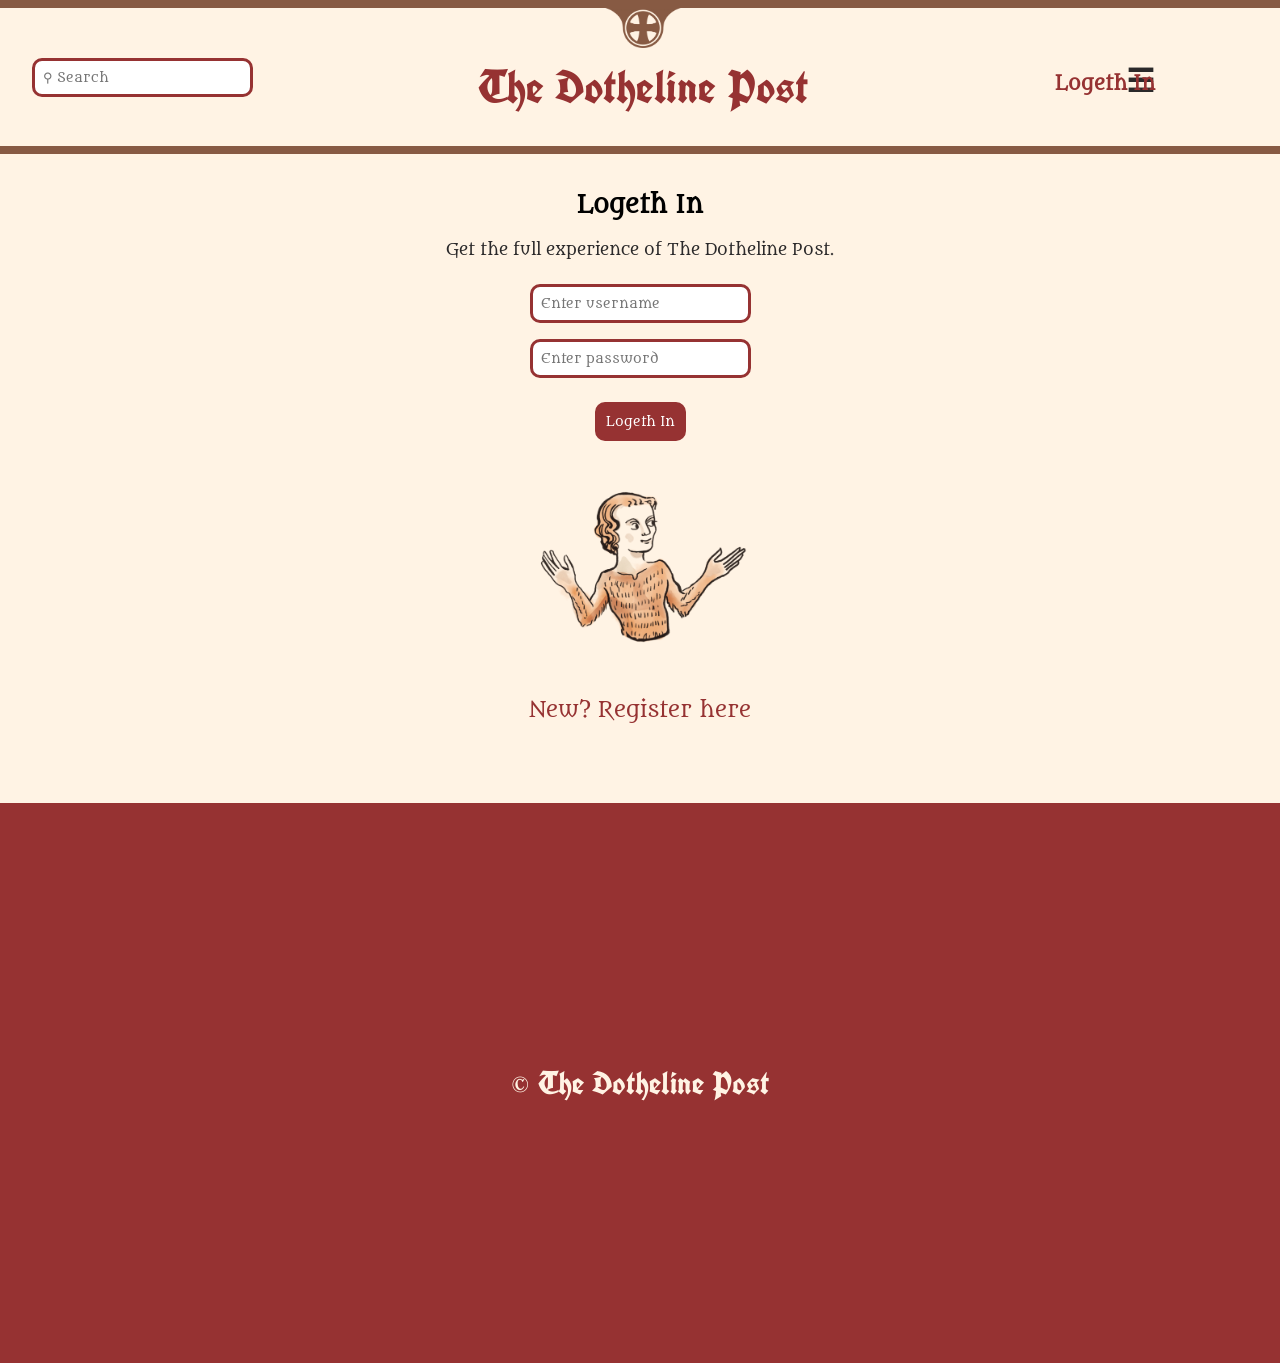
<file: login/login.html>
<!DOCTYPE html>
<html lang="en">
<head>
  <meta charset="UTF-8">
  <title>Logeth In</title>
  <link rel="stylesheet" href="styles.css">

   <!-- Fonts-->
    <link rel="preconnect" href="https://fonts.googleapis.com">
    <link rel="preconnect" href="https://fonts.gstatic.com" crossorigin>
    <link href="https://fonts.googleapis.com/css2?family=Crimson+Text:ital,wght@0,400;0,600;0,700;1,400;1,600;1,700&family=UnifrakturCook:wght@700&display=swap" rel="stylesheet">

    <link rel="preconnect" href="https://fonts.googleapis.com">
    <link rel="preconnect" href="https://fonts.gstatic.com" crossorigin>
    <link href="https://fonts.googleapis.com/css2?family=Metamorphous&display=swap" rel="stylesheet">

</head>
<body>
  <header>
    <div class="header-grid">
        <div class="cross">
            <img src="../images/cross.png">
        </div>
        <section class="main-title">
            <h1><a href="../index.html">The Dotheline Post</a></h1>
        </section>
        <div class="login">
            <a id="login-link" href="../login/login.html">Logeth In</a>
        </div>
        <div class="hamburger">
            <p>☰</p>
        </div>
        <div class="search-form-grid">
            <form class="search-form">
                <input type="text" placeholder="⚲ Search">
            </form>
        </div>
    </div>
  </header>
  <main>
    <section class="authentication">
      <h2>Logeth In</h2>
      <p>Get the full experience of The Dotheline Post.</p>
      <form class="auth-form" id="login-form">
        <input id="username" type="text" placeholder="Enter username">
        <input id="password" type="password" placeholder="Enter password">
        <button type="submit">Logeth In</button>
        <p id="login-error"></p>
        <img class="guy" src="../images/guy.png" alt="...">
      </form>
      <a href="../register/register.html">New? Register here</a>
    </section>
  </main>
  <footer>
    <div class="footer-grid">
        <div class="copyright">
            <p>© The Dotheline Post</p>
        </div>
    </div>
  </footer>
  <script src="../script/main.js" defer></script>
</body>
</html>
</file>
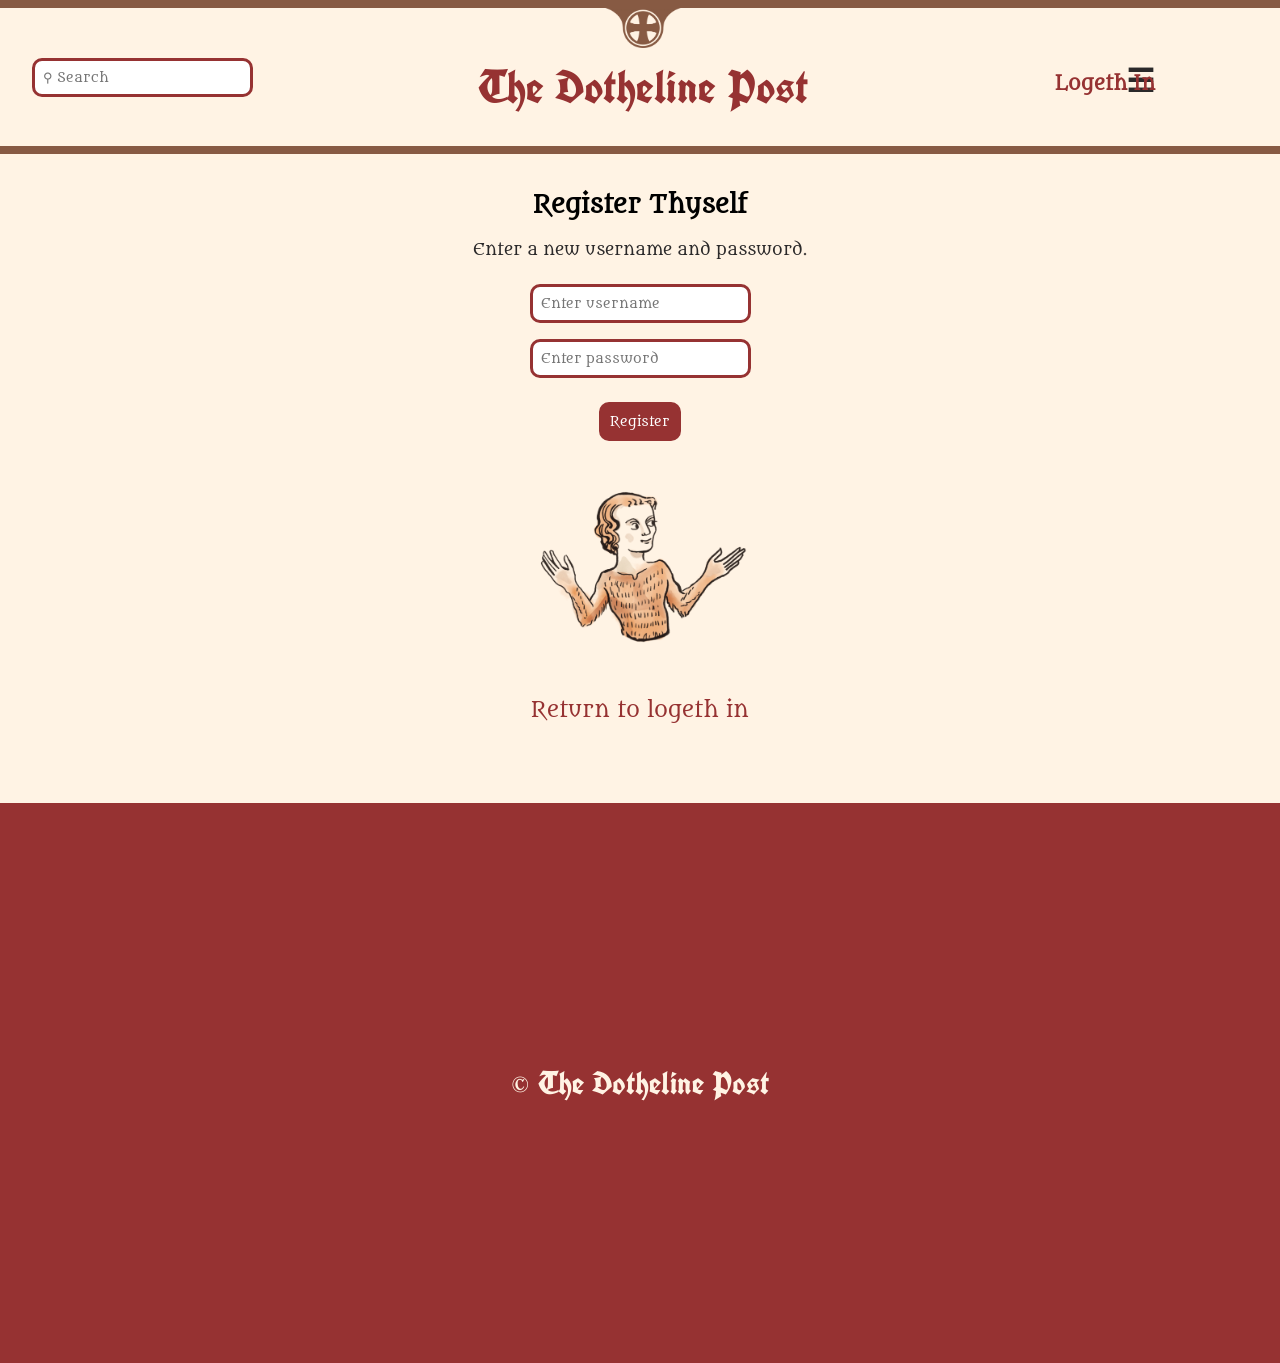
<file: register/register.html>
<!DOCTYPE html>
<html lang="en">
<head>
  <meta charset="UTF-8">
  <title>Register Thyself</title>
  <link rel="stylesheet" href="styles.css">
  
   <!-- Fonts-->
    <link rel="preconnect" href="https://fonts.googleapis.com">
    <link rel="preconnect" href="https://fonts.gstatic.com" crossorigin>
    <link href="https://fonts.googleapis.com/css2?family=Crimson+Text:ital,wght@0,400;0,600;0,700;1,400;1,600;1,700&family=UnifrakturCook:wght@700&display=swap" rel="stylesheet">

    <link rel="preconnect" href="https://fonts.googleapis.com">
    <link rel="preconnect" href="https://fonts.gstatic.com" crossorigin>
    <link href="https://fonts.googleapis.com/css2?family=Metamorphous&display=swap" rel="stylesheet">

</head>
<body>
  <header>
    <div class="header-grid">
        <div class="cross">
            <img src="../images/cross.png">
        </div>
        <section class="main-title">
            <h1><a href="../index.html">The Dotheline Post</a></h1>
        </section>
        <div class="login">
            <a id="login-link" href="../login/login.html">Logeth In</a>
        </div>
        <div class="hamburger">
            <p>☰</p>
        </div>
        <div class="search-form-grid">
            <form class="search-form">
                <input type="text" placeholder="⚲ Search">
            </form>
        </div>
    </div>
  </header>
  <main>
    <section class="authentication">
      <h2>Register Thyself</h2>
      <p>Enter a new username and password.</p>
      <form class="auth-form" id="register-form">
        <input id="username" type="text" placeholder="Enter username">
        <input id="password" type="password" placeholder="Enter password">
        <button type="submit">Register</button>
        <p id="register-error"></p>
        <img class="guy" src="../images/guy.png" alt="..." >
        <a href="../login/login.html">Return to logeth in</a>
      </form>
    </section>
  </main>
  <footer>
    <div class="footer-grid">
        <div class="copyright">
            <p>© The Dotheline Post</p>
        </div>
    </div>
  </footer>
  <script src="../script/main.js" defer></script>
</body>
</html>
</file>
<file: styles.css>
/*General styling*/

html {
    height: 100%;
    font-family: "Metamorphous";
}

body {
    margin: 0;
    padding: 0;
    height: 100%;
    background-color: rgb(255, 243, 228);

}

main {
    position: relative;
}

a {
    color: rgb(150, 50, 50);
    text-decoration: none;

}

/*Header styling*/

h1 {
    font-family: "UnifrakturCook";
    font-size: 3.4rem;
    justify-self: center;
    align-items: center;
}


header {
    width: 100%;
    height: 10%;
    max-height: 6rem;
    min-height: 5rem;
    border-bottom: 8px solid #875A43;
    border-top: 8px solid #875A43;
    padding-bottom: 3rem;

}


.header-grid {
    display: grid;
    grid-template-columns: repeat(5, 1fr);
    position: relative;
    height: 100%;
    width: 100%;

}

.cross {
    grid-column: 2/5;
    grid-row: 1;
    text-align: center;

}

.cross img {
    height: 2.5rem;
    width: auto;
}

.main-title {
    grid-column: 2/5;
    grid-row: 1;
    text-align: center;

}

.search-form-grid {
    grid-column: 1;
    grid-row: 1;
    display: flex;
    padding: 0.5rem;
}

.search-form input{
    border: solid;
    border-color: rgb(150, 50, 50);
    border-radius: 10px;
    padding: 0.5rem;
    outline-color: #2B292A;
    font-family: "Metamorphous";
    margin-left: 3rem;
    margin-top: 2.6rem;
}

.login {
    grid-column: 5;
    grid-row: 1;
    text-align: center;
    justify-items: center;
    align-items: center;
    padding: 1rem;
    margin-top: 2.6rem;
    font-weight: bold;
    font-size: 1.3rem;
    z-index: 100;
}

.hamburger {
    grid-column: 5;
    grid-row: 1;
    text-align: right;
    justify-items: right;
    padding: 1rem;
    margin-right: 2rem;
    font-weight: bold;
    font-size: 2rem;
    color: rgb(150, 50, 50);
    z-index: 1;
}

/* Article Grid*/

.article-grid {
  display: grid;
  grid-template-columns: repeat(2, 1fr);
  margin-left: 19rem;
  margin-right: 19rem;
  position: relative;
  z-index: 1;
}

.manuscript-border-left { /*Here I have added the images in CSS for them to be easy to hide with breakpoints later.*/
    position: absolute;
    top: 0;
    margin: 0;
    left: 5.3rem;
    width: 300px;
    height: 1220px;
    background-image: url('images/border-test-3.png');
    background-size: contain;
    background-repeat: no-repeat;
    z-index: 100; /*Exaggerated value to make sure it always sits on top of everything.*/
}

.manuscript-border-right {
    position: absolute;
    top: 0;
    margin: 0;
    right: 5.3rem;
    width: 300px;
    height: 1220px;
    background-image: url('images/border-test-3.png');
    background-size: contain;
    background-repeat: no-repeat;
    transform: scaleX(-1); /*Flips image*/
    z-index: 100;
}

.article-link {
  display: grid;
  grid-template-columns: auto 1fr;
  gap: 1rem;
  width: 100%;
  height: 100%;
  background: rgb(255, 243, 228);
  color: #3C4765
}

.article-link h2 {
    padding: 1rem;
    font-size: 2rem;
}

.article-link h3 {
    padding: 1rem;
    font-size: 1.4rem;
}


.article-link img {
  width: auto;
  height: 16rem;
}

.article-link:hover {
    text-decoration: underline;
}


.article-1 {
    grid-column: 1/3;
    grid-row: 1;
    border-right: 5px solid #875A43;
    border-left: 5px solid #875A43;
    border-bottom: 5px solid #875A43;
}

.article-1 img {
    width: 40rem;
    height: auto;
}

.article-2 {
    grid-column: 1;
    grid-row: 2;
    border-left: 5px solid #875A43;
}

.article-3 {
    grid-column: 2;
    grid-row: 2;
    border-left: 5px solid #875A43;
    border-right: 5px solid #875A43;
}

.article-4 {
    grid-column: 1 / 3;
    display: flex;
    justify-content: center;
    align-items: center;
    border: 5px solid #875A43;
}

.article-4 img {
    width: auto;
    max-width: 100%;
}

.article-5 {
    grid-column: 1;
    grid-row: 4;
    border-left: 5px solid #875A43;
    border-right: 5px solid #875A43;

}

.article-5 img {
    filter: sepia(0.2);
}

.article-6 {
    grid-column: 2;
    grid-row: 4;
    border-right: 5px solid #875A43;
    border-radius: 0.1px;
    
}

.article-6 img {
    filter: sepia(0.2);
}

/*Footer stling*/

.footer-grid {
    display: grid;
    justify-content: center;
    align-items: center;
    grid-template-columns: repeat(3, 1fr);
    grid-template-rows: repeat(3, 1fr);
    height: 10rem;
    width: auto;
    background-color:rgb(150, 50, 50);
}

.footer-grid p {
    color:rgb(255, 243, 228);
    text-align: center;
    font-size: 2rem;
    font-family: "UnifrakturCook";
}

.copyright {
    grid-column: 2;
    grid-row: 2;
}

/*Breakpoints*/

/*Some of the breakpoints here have repeated rules and code. This should have been refactored if I had time.*/

/*Big screens / Widescreens*/
@media only screen and (min-width: 2000px) {

    /*Header*/

    .cross img {
        height: 3.2rem;
    }

    h1 {
        font-size: 4rem;
        margin-top: 3rem;
    }

    .search-form input {
        margin-left: 5rem;
    }

    .hamburger {
        margin-right: 5rem;
    }

    .login {
        font-size: 1.5rem;
    }

    .article-grid {
        display: grid;
        grid-template-columns: repeat(2, 1fr);
        margin-left: 30rem;
        margin-right: 30rem;
        position: relative;
        z-index: 1;
    }

    .manuscript-border-right {
        right: 16.4rem;
    }

    .manuscript-border-left {
        left: 16.4rem;
    }

    .article-link h2 {
        font-size: 2.5rem;
    }

    .article-link h3 {
        font-size: 1.7rem;
    }

    

}

/*Big screens / Widescreens*/
@media only screen and (min-width: 2300px) {
    
    .article-grid {
        display: grid;
        grid-template-columns: repeat(2, 1fr);
        margin-left: 41rem;
        margin-right: 41rem;
        position: relative;
        z-index: 1;
    }

    .manuscript-border-right {
        right: 27.4rem;
    }

    .manuscript-border-left {
        left: 27.4rem;
    }

    

}



/*Standard screens / Laptops*/
/*The standard code is the standard size*/

/*Medium screens / Tablets*/

@media only screen and (max-width: 1490px) {
    

    /*Header*/

    .login {
        margin-right: 4rem;
    }

    /* Article Grid*/

    .article-grid {
        display: grid;
        grid-template-columns: repeat(2, 1fr);
        margin-left: 15rem;
        margin-right: 15rem;
        position: relative;
        z-index: 1;
    }

    .manuscript-border-left {
        left: 4.3rem;
        height: 965px;
    }

    .manuscript-border-right {
        right: 4.3rem;
        height: 965px;
    }

    .article-link h2 {
        font-size: 1.8rem;
    }

    .article-link h3 {
        font-size: 1.3rem;
    }

    .article-link img {
        height: 13rem;
    }

    .article-1 {
        grid-column: 1/3;
        grid-row: 1;
        border-right: 5px solid #875A43;
        border-left: 5px solid #875A43;
        border-bottom: 5px solid #875A43;
    }

    .article-1 img {
        width: 30rem;
        height: auto;
    }

}

/*Small screens / Vertical tablet and small laptops*/

@media only screen and (max-width: 1290px) {

    /*Header*/

    .login {
        margin-right: 6rem;
        white-space: nowrap; /*Stops text from line breaking*/
        font-size: 1.2rem;
        margin-top: 3rem;
    }

    h1 {
        font-size: 2.9rem;
        margin-top: 3rem;
    }

    .hamburger {
        margin-top: 0.3rem;
        margin-right: 1.5rem;
    }

    .search-form input {
        margin-left: 1.5rem;
    }




    /* Article Grid*/

    .article-grid {
        margin-left: 0;
        margin-right: 10.7rem;
        
    }

    .manuscript-border-right {
        right: 0rem;
    }

    .manuscript-border-left {
        background-image: none;
        z-index: -100;
    }

    .article-link {
        gap: 0.3rem;
    }

    .article-link h2 {
        font-size: 1.5rem;
    }

    .article-link h3 {
        font-size: 1.1rem;
    }

}

/*Small screens / Vertical tablet and small laptops*/

@media only screen and (max-width: 910px) {

    /*Header*/

    .login {
        margin-right: 0;
    }

    h1 {
        font-size: 2.5rem;
    }

    .cross img {
        height: 2.3rem;
        width: auto;
    }

    .hamburger {
        display: none;

    }

    .search-form input {
        width: 6rem;
    }

    /*Article grid*/

    .article-grid {
        margin-right: 2rem;
        
    }

    .manuscript-border-right {
        background-image: none;
        z-index: -100;
    }

    .article-grid {
        margin-right: 0;
        margin-left: 0;
    }

}

/*Tiny screen / Mobile*/

@media (max-width: 700px) {

    body {
        background-color:#875A43;
    }

    header {
        max-height: 8rem;
        height: 8rem;
        background-color: rgb(255, 243, 228);
    }

    .header-grid {
        grid-template-rows: repeat(2, 1fr);
    }

    h1 {
        margin-top: 3rem;
        font-size: 2.5rem;
        padding: 0;
    }
    
    .search-form input {
        display: none;
    }

    .login {
        grid-column: 3/4;
        grid-row: 2;
        margin: 0;
        padding-bottom: 0;
        padding-top: 0;
    }

    /*Article grid*/

    .article-grid {
        display: flex;
        flex-direction: column;
        margin-right: 3rem;
        margin-left: 3rem;
    }
    
    .article-1,
    .article-2,
    .article-3,
    .article-4,
    .article-5,
    .article-6 {
        grid-column: unset;
        grid-row: unset;
        border: none;
        border-left: solid 10px;
        border-right: solid 10px;
        border-bottom: solid 10px;
        border-color:#875A43;
    }


    .article-link {
        display: flex;
        flex-direction: column;
    }

    .article-link img,
    .article-1 img {
        height: 20rem;
        width: auto;
        vertical-align: bottom;
        object-fit: cover;

    }

    /*Footer grid*/

    .footer-grid p {
        font-size: 1.5rem;
    }
}
</file>
<file: article/styles.css>
/*General styling*/

html {
    height: 100%;
    font-family: "Metamorphous";
}

body {
    margin: 0;
    padding: 0;
    height: 100%;
    background-color: rgb(255, 243, 228);

}

main {
    position: relative;
}

a {
    color: rgb(150, 50, 50);
    text-decoration: none;

}

/*Header styling*/

h1 {
    font-family: "UnifrakturCook";
    font-size: 3.4rem;
    justify-self: center;
    align-items: center;
}


header {
    width: 100%;
    height: 10%;
    max-height: 6rem;
    min-height: 5rem;
    border-bottom: 8px solid #875A43;
    border-top: 8px solid #875A43;
    padding-bottom: 3rem;

}


.header-grid {
    display: grid;
    grid-template-columns: repeat(5, 1fr);
    position: relative;
    height: 100%;
    width: 100%;

}

.cross {
    grid-column: 2/5;
    grid-row: 1;
    text-align: center;

}

.cross img {
    height: 2.5rem;
    width: auto;
}

.main-title {
    grid-column: 2/5;
    grid-row: 1;
    text-align: center;

}

.search-form-grid {
    grid-column: 1;
    grid-row: 1;
    display: flex;
    padding: 0.5rem;
}

.search-form input{
    border: solid;
    border-color: rgb(150, 50, 50);
    border-radius: 10px;
    padding: 0.5rem;
    outline-color: #2B292A;
    font-family: "Metamorphous";
    margin-left: 3rem;
    margin-top: 2.6rem;
}

.login {
    grid-column: 5;
    grid-row: 1;
    text-align: center;
    justify-items: center;
    align-items: center;
    padding: 1rem;
    margin-top: 2.6rem;
    font-weight: bold;
    font-size: 1.3rem;
    z-index: 100;
}

.hamburger {
    grid-column: 5;
    grid-row: 1;
    text-align: right;
    justify-items: right;
    align-items: right;
    padding: 1rem;
    margin-right: 2rem;
    font-weight: bold;
    font-size: 2rem;
    color: rgb(150, 50, 50);
    z-index: 1;
}

/*Article Styling*/


.main-article {
    display: flex;
    flex-direction: column;
    justify-content: center;
    align-items: flex-start;
    text-align: left;
    color: #2B292A;
    margin-left: 30rem;
    margin-right: 30rem;
    position: relative;
    z-index: 1;
}

.summary {
    font-size: 1.3rem;
}

.article-image {
    width: 35rem;
    height: auto;
    border: solid 10px;
    border-color:#875A43;

}


h2 {
    color: #3C4765;
    font-size: 2.5rem;
    
}

h3 {
    margin-left: 24rem;
    font-size: 2rem;
    margin-left: 30rem;
    color:#2B292A;
}

.paywall {
    text-align: center;
    justify-content: center;
    align-items: center;
    color: #2B292A;
    z-index: 1;
    background-color: white;
    padding: 5rem;
    margin-top: 4rem;
    margin-bottom: 5rem;
}

.paywall h3 {
    font-weight: normal;
    font-size: 2.5rem;
    margin: 0;
    padding: 0;
}

.paywall p {
    font-size: 1.5rem;
}


.comment-input {
    border: solid;
    border-color: rgb(150, 50, 50);
    border-radius: 10px;
    margin: 1rem;
    padding: 0.5rem;
    outline-color: black;
    font-family: "Metamorphous";
    margin-left: 30rem;
    width: 15rem;
    height: 1rem;
    margin-bottom: 3rem;
}


.user-comment-input button {
    border: solid;
    border-radius: 10px;
    margin: 1rem;
    padding: 0.5rem;
    border-color: rgb(150, 50, 50);
    background-color: rgb(150, 50, 50);
    font-family: "Metamorphous";
    color: white;
    margin-bottom: 3rem;
}

.user-comment-input button:hover {
    background-color: #2B292A;
    border-color: #2B292A;
}

.comment-flexbox {
    display: flex;
    flex-direction: column;
    text-align: left;
    justify-content: left;
    align-items: left;
    justify-self: left;
    justify-items: left;
    margin-left: 30rem;
    margin-right: 30rem;
    
}

.comment {
    border-left: solid;
    border-color: #875A43;
    margin-bottom: 1rem;
    padding: 1rem;
    text-align: left;
    justify-content: left;
    align-items: left;
    justify-self: left;
    justify-items: left;
}

.comment h4 {
    font-size: 1.2rem;
    color:#3C4765;
}

.user-comment-input {
    display: flex;
    justify-content: left;
    text-align: text;
    align-items: center;
    border: none;
    border-radius: 5px;
}

.login-to-join {
    margin-left: 30rem;
    margin-bottom: 2.5rem;
}

.other-to-read {
    margin-left: 30rem;
    
}

.other-grid {
    display: flex;
    position: relative;
}

.other-grid h5 {
    vertical-align: top;
    font-size: 1.3rem;
    background-color: white;
    padding: 2rem;
    color: #3C4765;
    width: 9.25rem;
    height: 7rem;
    margin: 0;
    margin-right: 1rem;

}

.other-grid a:hover {
    text-decoration: underline;
    color:#3C4765;
}

.other-grid img {
    vertical-align: bottom;
    object-fit: cover;
    width: 12rem;
    height: 12rem;
    border: solid 10px;
    border-color:#875A43;
    margin-right: 2rem;
}

.other-to-read-title {
    font-size: 2rem;
    margin-left: 30rem;
    color: #2B292A;
}

/*Stops the display:flex for the comment input to override the JS hidden funciton. !important
makes this code win if there is conflict*/
[hidden] {
  display: none !important;
}

/*Footer stling*/

.footer-grid {
    display: grid;
    margin-top: 3rem;
    justify-content: center;
    align-items: center;
    grid-template-columns: repeat(3, 1fr);
    grid-template-rows: repeat(3, 1fr);
    height: 10rem;
    width: auto;
    background-color:rgb(150, 50, 50);
}

.footer-grid p {
    color:rgb(255, 243, 228);
    text-align: center;
    font-size: 2rem;
    font-family: "UnifrakturCook";
}

.copyright {
    grid-column: 2;
    grid-row: 2;
}

/*Breakpoints*/

/*Some of the breakpoints here have repeated rules and code. This should have been refactored if I had time.*/


/*Big screens / Widescreens*/
@media only screen and (min-width: 2000px) {

        /*Article*/

    .main-article {
        margin-left: 45rem;
        margin-right: 45rem;
    }

    .article-image {
        width: 40rem;
    }

    h3 {
        margin-right: 45rem;
        margin-left: 45rem;

    }

    .comment-input {
        margin-left: 45rem;
    }

    .comment-flexbox {
        margin-left: 45rem;

    }

    .login-to-join {
        margin-left: 45rem;
    }

    .other-to-read {
        margin-left: 45rem;
    }

    .other-grid h5 {
        width: 13.3rem;
        font-size: 1.5rem;

    }

    .other-grid img {
        height: 16rem;
        width: 16rem;
    }

    .other-to-read-title {
        margin-left: 45rem;
    }

}

/*Big screens / Widescreens*/
@media only screen and (min-width: 2300px) {


    /*Header*/

    .cross img {
        height: 3.2rem;
    }

    h1 {
        margin-top: 3rem;
        font-size: 4rem;
    }

    .search-form input {
        margin-left: 5rem;
    }

    .hamburger {
        margin-right: 5rem;
    }

    .login {
        font-size: 1.5rem;
    }

    /*Article*/

    .main-article {
        margin-left: 55rem;
        margin-right: 55rem;
    }

    .article-image {
        width: 45rem;
    }

    h3 {
        margin-right: 55rem;
        margin-left: 55rem;

    }

    .comment-input {
        margin-left: 55rem;
    }

    .comment-flexbox {
        margin-left: 55rem;

    }

    .login-to-join {
        margin-left: 55rem;
    }

    .other-to-read {
        margin-left: 55rem;
    }

    .other-grid h5 {
        width: 16.3rem;
        font-size: 1.5rem;

    }

    .other-grid img {
        height: 19rem;
        width: 19rem;
    }

    .other-to-read-title {
        margin-left: 55rem;
    }

    

}



/*Standard screens / Laptops*/
/*The standard code is the standard size*/

/*Medium screens / Tablets*/

@media only screen and (max-width: 1490px) {

    /*Header*/

    .login {
        margin-right: 4rem;
    }


    /*Article*/

    .main-article {
        margin-left: 25rem;
        margin-right: 25rem;
    }

    .article-image {
        width: 35rem;
    }

    h3 {
        margin-right: 25rem;
        margin-left: 25rem;

    }

    .comment-input {
        margin-left: 25rem;
    }

    .comment-flexbox {
        margin-left: 25rem;

    }

    .login-to-join {
        margin-left: 25rem;
    }

    .other-to-read {
        margin-left: 25rem;
    }

    .other-grid h5 {
        width: 10.3rem;
        font-size: 1.3rem;

    }

    .other-grid img {
        height: 13rem;
        width: 13rem;
    }

    .other-to-read-title {
        margin-left: 25rem;
    }
}

/*Small screens / Vertical tablet and small laptops*/

@media only screen and (max-width: 1290px) {

    /*Header*/

    .login {
        margin-right: 6rem;
        white-space: nowrap; /*Stops text from line breaking*/
        font-size: 1.2rem;
        margin-top: 3rem;
    }

    h1 {
        font-size: 2.9rem;
        margin-top: 3rem;
    }

    .hamburger {
        margin-top: 0.3rem;
        margin-right: 1.5rem;
    }

    .search-form input {
        margin-left: 1.5rem;
    }

    /*Article*/

    .main-article {
        margin-left: 15rem;
        margin-right: 15rem;
    }

    .article-image {
        width: 30rem;
    }

    h3 {
        margin-right: 15rem;
        margin-left: 15rem;

    }

    .comment-input {
        margin-left: 15rem;
    }

    .comment-flexbox {
        margin-left: 15rem;

    }

    .login-to-join {
        margin-left: 15rem;
    }

    .other-to-read {
        display: flex;
        margin: 0;
        justify-content: center;
        align-items: center;
    }

    .other-grid h5 {
        width: 10.3rem;
        font-size: 1.3rem;

    }

    .other-grid img {
        height: 13rem;
        width: 13rem;
    }

    .other-to-read-title {
        margin-left: 15rem;
    }

}

/*Small screens / Vertical tablet and small laptops*/

@media only screen and (max-width: 910px) {


    /*Header*/

    .login {
        margin-right: 0;
    }

    h1 {
        font-size: 2.5rem;
    }

    .cross img {
        height: 2.3rem;
        width: auto;
    }

    .hamburger {
        display: none;

    }

    .search-form input {
        width: 6rem;
    }

    /*Article*/

    .main-article {
        margin-left: 10rem;
        margin-right: 10rem;
    }

    .article-image {
        width: 25rem;
    }

    h3 {
        margin-right: 10rem;
        margin-left: 10rem;

    }

    .comment-input {
        margin-left: 10rem;
    }

    .comment-flexbox {
        margin-left: 10rem;
        margin-right: 5rem;

    }

    .login-to-join {
        margin-left: 10rem;
    }

    .other-to-read {
        margin: 0;
        margin-right: 1rem;
        margin-left: 1rem;
        margin-bottom: 2rem;
    }

    .other-grid {
        flex-direction: column;
        justify-content: center;
        align-items: center;
        gap: 1.5rem;
    }

    .other-grid h5 {
        width: 13.25rem;
        margin: 0;
        margin-right: 1rem;
    }

    .other-grid img {
        width: 16rem;
        height: 16rem;
        margin-right: 2rem;
    }

    .other-to-read-title {
        margin-left: 10rem;
    }

}

/*Tiny screen / Mobile*/

@media (max-width: 700px) {


    /*Header*/

    header {
        max-height: 8rem;
        height: 8rem;
    }

    .header-grid {
        grid-template-rows: repeat(2, 1fr);
    }

    h1 {
        margin-top: 3rem;
        font-size: 2.5rem;
        padding: 0;
    }
    
    .search-form input {
        display: none;
    }

    .login {
        grid-column: 3/4;
        grid-row: 2;
        margin: 0;
        padding-bottom: 0;
        padding-top: 0;
    }

    /*Article*/

    .main-article {
        margin: 0;
        margin-right: 1rem;
        margin-left: 1rem;
        margin-bottom: 2rem;
    }

    .article-image {
        width: 27rem;
    }

    h3 {
        margin: 0;
        margin-right: 1rem;
        margin-left: 1rem;
        margin-bottom: 2rem;
        font-size: 2rem;
    }

    .comment-input {
        border-radius: 2rem;
        margin: 1rem;
        padding: 1rem;
        margin-left: 1rem;
        width: 13rem;
        margin-bottom: 3rem;
    }

    .user-comment-input button {
        border-radius: 2rem;
        margin: 1rem;
        padding: 1rem;
        margin-bottom: 3rem;
    }

    .comment-flexbox {
        margin: 0;
        margin-right: 5rem;
        margin-left: 1rem;
    }

    .login-to-join {
        margin: 0;
        margin-right: 1rem;
        margin-left: 1rem;
        margin-bottom: 2rem;
    }

    .other-to-read {
        margin: 0;
        margin-right: 1rem;
        margin-left: 1rem;
        margin-bottom: 2rem;
    }

    .other-grid {
        flex-direction: column;
        justify-content: center;
        align-items: center;
        gap: 1.5rem;
    }

    .other-grid h5 {
        width: 13.25rem;
        margin: 0;
        margin-right: 1rem;
    }

    .other-grid img {
        width: 16rem;
        height: 16rem;
        margin-right: 2rem;
    }

    .other-to-read-title {
        margin: 0;
        margin-left: 1rem;
        margin-bottom: 3rem;
        margin-top: 2rem;
    }

    /*Footer grid*/

    .footer-grid p {
        font-size: 1.5rem;
    }
}
</file>
<file: login/styles.css>
/*General styling*/

html {
    height: 100%;
    font-family: "Metamorphous";
}

body {
    margin: 0;
    padding: 0;
    height: 100%;
    background-color: rgb(255, 243, 228);

}

main {
    position: relative;
}

a {
    color: rgb(150, 50, 50);
    text-decoration: none;

}

/*Header styling*/

h1 {
    font-family: "UnifrakturCook";
    font-size: 3.4rem;
    justify-self: center;
    align-items: center;
}


header {
    width: 100%;
    height: 10%;
    max-height: 6rem;
    min-height: 5rem;
    border-bottom: 8px solid #875A43;
    border-top: 8px solid #875A43;
    padding-bottom: 3rem;

}


.header-grid {
    display: grid;
    grid-template-columns: repeat(5, 1fr);
    position: relative;
    height: 100%;
    width: 100%;

}

.cross {
    grid-column: 2/5;
    grid-row: 1;
    text-align: center;

}

.cross img {
    height: 2.5rem;
    width: auto;
}

.main-title {
    grid-column: 2/5;
    grid-row: 1;
    text-align: center;

}

.search-form-grid {
    grid-column: 1;
    grid-row: 1;
    display: flex;
    padding: 0.5rem;
}

.search-form input{
    border: solid;
    border-color: rgb(150, 50, 50);
    border-radius: 10px;
    padding: 0.5rem;
    outline-color: #2B292A;
    font-family: "Metamorphous";
    margin-left: 3rem;
    margin-top: 2.6rem;
}

.login {
    grid-column: 5;
    grid-row: 1;
    text-align: center;
    justify-items: center;
    align-items: center;
    padding: 1rem;
    margin-top: 2.6rem;
    font-weight: bold;
    font-size: 1.3rem;
    z-index: 100;
}

.hamburger {
    grid-column: 5;
    grid-row: 1;
    text-align: right;
    justify-items: right;
    align-items: right;
    padding: 1rem;
    margin-right: 2rem;
    font-weight: bold;
    font-size: 2rem;
    color: rgb(150, 50, 50);
    z-index: 1;
}

/*Log in styling*/

h2 {
    display: flex;
    justify-content: center;
    align-items: center;

}

p {
    display: flex;
    justify-content: center;
    align-items: center;
    color: #2B292A;
}

.guy {
    height: 10rem;
    width: auto;
    margin-bottom: 3rem;
    padding: 0;
}

.authentication {
    padding-top: 1rem;
}

.auth-form {
    display: flex;
    flex-direction: column;
    justify-content: center;
    align-items: center;
    border: none;
    border-radius: 5px;
}

.auth-form input {
    border: solid;
    border-color: rgb(150, 50, 50);
    border-radius: 10px;
    margin: 0.5rem;
    padding: 0.5rem;
    outline-color: #2B292A;
    font-family: "Metamorphous";
}


.auth-form button {
    border: solid;
    border-radius: 10px;
    margin: 1rem;
    padding: 0.5rem;
    border-color: rgb(150, 50, 50);
    background-color: rgb(150, 50, 50);
    font-family: "Metamorphous";
    color: white;

}

.auth-form button:hover {
    background-color: #2B292A;
    border-color: #2B292A;
}

.authentication a {
    display: flex;
    justify-content: center;
    align-items: center;
    font-size: 1.3rem;
    padding-bottom: 2rem;
}

/*Footer stling*/

.footer-grid {
    display: grid;
    margin-top: 3rem;
    justify-content: center;
    align-items: center;
    grid-template-columns: repeat(3, 1fr);
    grid-template-rows: repeat(3, 1fr);
    height: 35rem;
    width: auto;
    background-color:rgb(150, 50, 50);
}

.footer-grid p {
    color:rgb(255, 243, 228);
    text-align: center;
    font-size: 2rem;
    font-family: "UnifrakturCook";
}

.copyright {
    grid-column: 2;
    grid-row: 2;
}

/*Breakpoints*/

/*Big screens / Widescreens*/
@media only screen and (min-width: 2000px) {
    
    /*Header*/

    .cross img {
        height: 3.2rem;
    }

    h1 {
        margin-top: 3rem;
        font-size: 4rem;
    }

    .search-form input {
        margin-left: 5rem;
    }

    .hamburger {
        margin-right: 5rem;
    }

    .login {
        font-size: 1.5rem;
    }

    

}


/*Standard screens / Laptops*/
/*The standard code is the standard size*/

/*Medium screens / Tablets*/

@media only screen and (max-width: 1490px) {
    

    /*Header*/

    .login {
        margin-right: 4rem;
    }

    /* Article Grid*/
}

/*Small screens / Vertical tablet and small laptops*/

@media only screen and (max-width: 1290px) {

    /*Header*/

    .login {
        margin-right: 6rem;
        white-space: nowrap; /*Stops text from line breaking*/
        font-size: 1.2rem;
        margin-top: 3rem;
    }

    h1 {
        font-size: 2.9rem;
        margin-top: 3rem;
    }

    .hamburger {
        margin-top: 0.3rem;
        margin-right: 1.5rem;
    }

    .search-form input {
        margin-left: 1.5rem;
    }

}

/*Small screens / Vertical tablet and small laptops*/

@media only screen and (max-width: 910px) {

    /*Header*/

    .login {
        margin-right: 0;
    }

    h1 {
        font-size: 2.5rem;
    }

    .cross img {
        height: 2.3rem;
        width: auto;
    }

    .hamburger {
        display: none;

    }

    .search-form input {
        width: 6rem;
    }

}

/*Tiny screen / Mobile*/

@media (max-width: 700px) {


    /*Header*/

    header {
        max-height: 8rem;
        height: 8rem;
    }

    .header-grid {
        grid-template-rows: repeat(2, 1fr);
    }

    h1 {
        margin-top: 3rem;
        font-size: 2.5rem;
        padding: 0;
    }
    
    .search-form input {
        display: none;
    }

    .login {
        grid-column: 3/4;
        grid-row: 2;
        margin: 0;
        padding-bottom: 0;
        padding-top: 0;
    }

    .auth-form button {
        font-size: 1.2rem;
        padding: 1rem;
        border-radius: 1.7rem;
    }

    .auth-form input {
        font-size: 1rem;
        padding: 1rem;
        border-radius: 1.7rem;
    }

    /*Footer grid*/

    .footer-grid p {
        font-size: 1.5rem;
    }

    .footer-grid {
        height: 29rem;
    }
}
</file>
<file: register/styles.css>
/*General styling*/

html {
    height: 100%;
    font-family: "Metamorphous";
}

body {
    margin: 0;
    padding: 0;
    height: 100%;
    background-color: rgb(255, 243, 228);

}

main {
    position: relative;
}

a {
    color: rgb(150, 50, 50);
    text-decoration: none;

}

/*Header styling*/

h1 {
    font-family: "UnifrakturCook";
    font-size: 3.4rem;
    justify-self: center;
    align-items: center;
}


header {
    width: 100%;
    height: 10%;
    max-height: 6rem;
    min-height: 5rem;
    border-bottom: 8px solid #875A43;
    border-top: 8px solid #875A43;
    padding-bottom: 3rem;

}


.header-grid {
    display: grid;
    grid-template-columns: repeat(5, 1fr);
    position: relative;
    height: 100%;
    width: 100%;

}

.cross {
    grid-column: 2/5;
    grid-row: 1;
    text-align: center;

}

.cross img {
    height: 2.5rem;
    width: auto;
}

.main-title {
    grid-column: 2/5;
    grid-row: 1;
    text-align: center;

}

.search-form-grid {
    grid-column: 1;
    grid-row: 1;
    display: flex;
    padding: 0.5rem;
}

.search-form input{
    border: solid;
    border-color: rgb(150, 50, 50);
    border-radius: 10px;
    padding: 0.5rem;
    outline-color: #2B292A;
    font-family: "Metamorphous";
    margin-left: 3rem;
    margin-top: 2.6rem;
}

.login {
    grid-column: 5;
    grid-row: 1;
    text-align: center;
    justify-items: center;
    align-items: center;
    padding: 1rem;
    margin-top: 2.6rem;
    font-weight: bold;
    font-size: 1.3rem;
    z-index: 100; /*Exaggerated values to make sure it goes on top of everything.*/
}

.hamburger {
    grid-column: 5;
    grid-row: 1;
    text-align: right;
    justify-items: right;
    align-items: right;
    padding: 1rem;
    margin-right: 2rem;
    font-weight: bold;
    font-size: 2rem;
    color: rgb(150, 50, 50);
    z-index: 1;
}

/*Log in styling*/

h2 {
    display: flex;
    justify-content: center;
    align-items: center;

}

p {
    display: flex;
    justify-content: center;
    align-items: center;
    color: #2B292A;
}

.guy {
    height: 10rem;
    width: auto;
    margin-bottom: 3rem;
    padding: 0;
}

.authentication {
    padding-top: 1rem;
}

.auth-form {
    display: flex;
    flex-direction: column;
    justify-content: center;
    align-items: center;
    border: none;
    border-radius: 5px;
}

.auth-form input {
    border: solid;
    border-color: rgb(150, 50, 50);
    border-radius: 10px;
    margin: 0.5rem;
    padding: 0.5rem;
    outline-color: #2B292A;
    font-family: "Metamorphous";
}


.auth-form button {
    border: solid;
    border-radius: 10px;
    margin: 1rem;
    padding: 0.5rem;
    border-color: rgb(150, 50, 50);
    background-color: rgb(150, 50, 50);
    font-family: "Metamorphous";
    color: white;

}

.auth-form button:hover {
    background-color: #2B292A;
    border-color: #2B292A;
}

.authentication a {
    display: flex;
    justify-content: center;
    align-items: center;
    font-size: 1.3rem;
    padding-bottom: 2rem;
}

.guy {
    height: 10rem;
    width: auto;
    margin-bottom: 3rem;
    padding: 0;
}

/*Footer stling*/

.footer-grid {
    display: grid;
    margin-top: 3rem;
    justify-content: center;
    align-items: center;
    grid-template-columns: repeat(3, 1fr);
    grid-template-rows: repeat(3, 1fr);
    height: 35rem;
    width: auto;
    background-color:rgb(150, 50, 50);
}

.footer-grid p {
    color:rgb(255, 243, 228);
    text-align: center;
    font-size: 2rem;
    font-family: "UnifrakturCook";
}

.copyright {
    grid-column: 2;
    grid-row: 2;
}

/*Breakpoints*/

/*Some of the breakpoints here have repeated rules and code. This should have been refactored if I had time.*/

/*Big screens / Widescreens*/
@media only screen and (min-width: 2000px) {
    
    /*Header*/

    .cross img {
        height: 3.2rem;
    }

    h1 {
        margin-top: 3rem;
        font-size: 4rem;
    }

    .search-form input {
        margin-left: 5rem;
    }

    .hamburger {
        margin-right: 5rem;
    }

    .login {
        font-size: 1.5rem;
    }

    

}


/*Standard screens / Laptops*/
/*The standard code is the standard size*/

/*Medium screens / Tablets*/

@media only screen and (max-width: 1490px) {
    

    /*Header*/

    .login {
        margin-right: 4rem;
    }

    /* Article Grid*/
}

/*Small screens / Vertical tablet and small laptops*/

@media only screen and (max-width: 1290px) {

    /*Header*/

    .login {
        margin-right: 6rem;
        white-space: nowrap; /*Stops text from line breaking*/
        font-size: 1.2rem;
        margin-top: 3rem;
    }

    h1 {
        font-size: 2.9rem;
        margin-top: 3rem;
    }

    .hamburger {
        margin-top: 0.3rem;
        margin-right: 1.5rem;
    }

    .search-form input {
        margin-left: 1.5rem;
    }

}

/*Small screens / Vertical tablet and small laptops*/

@media only screen and (max-width: 910px) {

    /*Header*/

    .login {
        margin-right: 0;
    }

    h1 {
        font-size: 2.5rem;
    }

    .cross img {
        height: 2.3rem;
        width: auto;
    }

    .hamburger {
        display: none;

    }

    .search-form input {
        width: 6rem;
    }

}

/*Tiny screen / Mobile*/

@media (max-width: 700px) {


    /*Header*/

    header {
        max-height: 8rem;
        height: 8rem;
    }

    .header-grid {
        grid-template-rows: repeat(2, 1fr);
    }

    h1 {
        margin-top: 3rem;
        font-size: 2.5rem;
        padding: 0;
    }
    
    .search-form input {
        display: none;
    }

    .login {
        grid-column: 3/4;
        grid-row: 2;
        margin: 0;
        padding-bottom: 0;
        padding-top: 0;
    }

    .auth-form button {
        font-size: 1.2rem;
        padding: 1rem;
        border-radius: 1.7rem;
    }

    .auth-form input {
        font-size: 1rem;
        padding: 1rem;
        border-radius: 1.7rem;
    }

    /*Footer grid*/

    .footer-grid p {
        font-size: 1.5rem;
    }

    .footer-grid {
        height: 29rem;
    }

}
</file>
